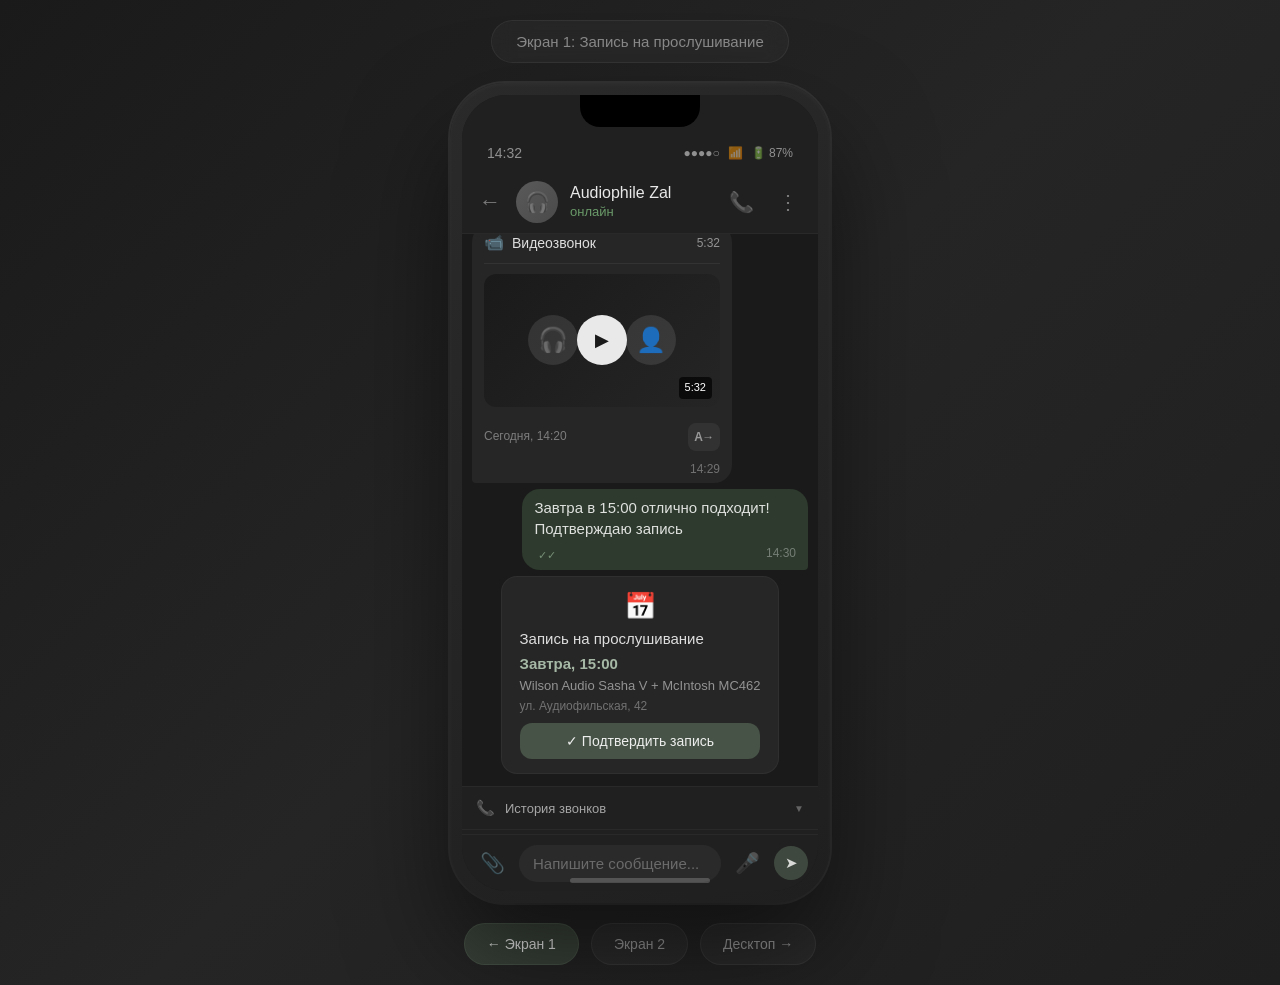
<file: index.html>
<!DOCTYPE html>
<html lang="ru">
<head>
    <meta charset="UTF-8">
    <meta name="viewport" content="width=device-width, initial-scale=1.0">
    <title>Омниканальный Мессенджер - Аудиозал Hi-End</title>
    <link rel="stylesheet" href="css/styles.css">
</head>
<body>
    <div class="prototype-container">
        <div class="screen-label">Экран 1: Запись на прослушивание</div>
        
        <!-- iPhone 16 Frame -->
        <div class="iphone-frame">
            <div class="iphone-notch"></div>
            <div class="iphone-screen">
                <!-- Status Bar -->
                <div class="status-bar">
                    <span class="time">14:32</span>
                    <div class="status-icons">
                        <span class="signal">●●●●○</span>
                        <span class="wifi">📶</span>
                        <span class="battery">🔋 87%</span>
                    </div>
                </div>
                
                <!-- Chat Header -->
                <div class="chat-header">
                    <button class="back-btn" onclick="goToScreen(2)">←</button>
                    <div class="contact-info">
                        <div class="avatar">
                            <div class="avatar-icon">🎧</div>
                        </div>
                        <div class="contact-details">
                            <h2>Audiophile Zal</h2>
                            <span class="status">онлайн</span>
                        </div>
                    </div>
                    <div class="header-actions">
                        <button class="call-btn" onclick="simulateCall('outgoing')">📞</button>
                        <button class="menu-btn">⋮</button>
                    </div>
                </div>
                
                <!-- Chat Messages -->
                <div class="chat-messages" id="chat-messages">
                    <!-- Incoming message -->
                    <div class="message incoming">
                        <div class="message-content">
                            <p>Здравствуйте! Добро пожаловать в Audiophile Zal — премиальный аудиозал для истинных ценителей звука. 🎵</p>
                            <span class="time">14:20</span>
                        </div>
                    </div>
                    
                    <!-- Outgoing message -->
                    <div class="message outgoing">
                        <div class="message-content">
                            <p>Добрый день! Хочу записаться на прослушивание акустических систем</p>
                            <span class="time">14:22</span>
                            <span class="read-status">✓✓</span>
                        </div>
                    </div>
                    
                    <!-- Incoming message -->
                    <div class="message incoming">
                        <div class="message-content">
                            <p>Отлично! У нас представлена техника брендов: McIntosh, Wilson Audio, dCS, Audio Research. Какой бренд вас интересует?</p>
                            <span class="time">14:23</span>
                        </div>
                    </div>
                    
                    <!-- Outgoing message -->
                    <div class="message outgoing">
                        <div class="message-content">
                            <p>Интересует Wilson Audio Sasha V и McIntosh MC462</p>
                            <span class="time">14:25</span>
                            <span class="read-status">✓✓</span>
                        </div>
                    </div>
                    
                    <!-- Voice Message - Telegram Style -->
                    <div class="message incoming voice-message" id="voice-1">
                        <div class="message-content">
                            <!-- Compact Player (initially visible) -->
                            <div class="voice-player" id="player-1">
                                <button class="play-btn" onclick="togglePlay(this)">▶</button>
                                <div class="voice-waveform">
                                    <div class="waveform-bars">
                                        <span></span><span></span><span></span><span></span><span></span>
                                        <span></span><span></span><span></span><span></span><span></span>
                                        <span></span><span></span><span></span><span></span><span></span>
                                    </div>
                                    <span class="duration">1:24</span>
                                </div>
                                <button class="transcribe-btn" onclick="showTranscription(1)" title="Показать транскрибацию">
                                    <span class="transcribe-icon">A→</span>
                                </button>
                            </div>
                            
                            <!-- Loader (hidden by default) -->
                            <div class="transcribe-loader hidden" id="loader-1">
                                <div class="loader-content">
                                    <div class="loader-spinner"></div>
                                    <span class="loader-text">Транскрибация...</span>
                                </div>
                            </div>
                            
                            <!-- Transcription Panel (hidden by default) -->
                            <div class="transcription-panel hidden" id="transcription-1">
                                <div class="transcription-toggle">
                                    <button class="toggle-btn" onclick="switchTab('full', 1, this)">Текст</button>
                                    <button class="toggle-btn active" onclick="switchTab('summary', 1, this)">Резюме</button>
                                </div>
                                <div class="transcription-content hidden" id="full-1">
                                    <p class="transcript-text">
                                        "Прекрасный выбор! Wilson Audio Sasha V — это настоящая жемчужина. Они оснащены 8-дюймовыми вуферами и уникальным твитером с мягким куполом. Усилитель McIntosh MC462 выдаёт 450 Вт на канал в классе AB. Это идеальная комбинация для прослушивания классики и джаза. Могу предложить вам время завтра в 15:00 или послезавтра в 11:00. Сеанс прослушивания длится около полутора часов, у нас будет возможность сравнить разные комбинации усилителей."
                                    </p>
                                </div>
                                <div class="transcription-content" id="summary-1">
                                    <p class="transcript-text summary">
                                        📋 <strong>Резюме:</strong><br>
                                        • Sasha V + MC462 — отличный выбор для классики и джаза<br>
                                        • Предложено: завтра 15:00 или послезавтра 11:00<br>
                                        • Длительность сеанса: ~1.5 часа<br>
                                        • Возможность сравнения усилителей
                                    </p>
                                </div>
                            </div>
                            <span class="time">14:28</span>
                        </div>
                    </div>
                    
                    <!-- Video Call Recording -->
                    <div class="message incoming video-call-message" id="video-1">
                        <div class="message-content">
                            <div class="video-call-header">
                                <span class="video-call-icon">📹</span>
                                <span class="video-call-title">Видеозвонок</span>
                                <span class="video-call-duration">5:32</span>
                            </div>
                            
                            <!-- Video Player -->
                            <div class="video-player-container" id="video-player-1">
                                <div class="video-thumbnail" onclick="playVideo(1)">
                                    <div class="video-preview">
                                        <div class="video-avatar-left">🎧</div>
                                        <div class="video-avatar-right">👤</div>
                                    </div>
                                    <button class="video-play-btn">▶</button>
                                    <span class="video-time">5:32</span>
                                </div>
                                <div class="video-controls">
                                    <span class="video-date">Сегодня, 14:20</span>
                                    <button class="transcribe-btn" onclick="showVideoTranscription(1)" title="Показать транскрибацию">
                                        <span class="transcribe-icon">A→</span>
                                    </button>
                                </div>
                            </div>
                            
                            <!-- Video Modal (hidden by default) -->
                            <div class="video-modal hidden" id="video-modal-1">
                                <div class="video-modal-content">
                                    <div class="video-modal-header">
                                        <span>📹 Запись видеозвонка</span>
                                        <button class="video-close-btn" onclick="closeVideo(1)">✕</button>
                                    </div>
                                    <div class="video-modal-body">
                                        <div class="video-call-visuals">
                                            <div class="video-participant">
                                                <div class="participant-avatar">🎧</div>
                                                <span class="participant-name">Audiophile Zal</span>
                                            </div>
                                            <div class="video-participant">
                                                <div class="participant-avatar">👤</div>
                                                <span class="participant-name">Вы</span>
                                            </div>
                                        </div>
                                        <div class="video-progress">
                                            <div class="video-progress-bar">
                                                <div class="video-progress-fill" style="width: 35%"></div>
                                            </div>
                                            <span class="video-progress-time">1:56 / 5:32</span>
                                        </div>
                                    </div>
                                    <div class="video-modal-controls">
                                        <button class="video-ctrl-btn" onclick="toggleVideoPlay(1)">⏸</button>
                                        <button class="video-ctrl-btn">⏪</button>
                                        <button class="video-ctrl-btn">⏩</button>
                                        <button class="video-ctrl-btn">🔊</button>
                                        <button class="video-ctrl-btn">⛶</button>
                                    </div>
                                </div>
                            </div>
                            
                            <!-- Loader (hidden by default) -->
                            <div class="transcribe-loader hidden" id="video-loader-1">
                                <div class="loader-content">
                                    <div class="loader-spinner"></div>
                                    <span class="loader-text">Транскрибация...</span>
                                </div>
                            </div>
                            
                            <!-- Transcription Panel (hidden by default) -->
                            <div class="transcription-panel hidden" id="video-transcription-1">
                                <div class="transcription-toggle">
                                    <button class="toggle-btn" onclick="switchVideoTab('full', 1, this)">Текст</button>
                                    <button class="toggle-btn active" onclick="switchVideoTab('summary', 1, this)">Резюме</button>
                                </div>
                                <div class="transcription-content hidden" id="video-full-1">
                                    <p class="transcript-text">
                                        <strong>[00:00]</strong> Добрый день! Рады видеть вас на видеозвонке.<br>
                                        <strong>[00:15]</strong> Сегодня обсудим детали вашего визита в аудиозал.<br>
                                        <strong>[00:45]</strong> Wilson Audio Sasha V — наша флагманская модель, уверены, вы оцените звучание.<br>
                                        <strong>[01:30]</strong> Усилитель McIntosh MC462 отлично сочетается с этими колонками, выдаёт чистые 450 Вт.<br>
                                        <strong>[02:15]</strong> Для прослушивания классики и джаза это идеальный тандем.<br>
                                        <strong>[03:00]</strong> Можем предложить слоты: завтра в 15:00 или послезавтра в 11:00.<br>
                                        <strong>[04:20]</strong> Сеанс займёт около полутора часов, будет возможность сравнить разные комбинации.<br>
                                        <strong>[05:00]</strong> Ждём вас, подтверждение пришлите в чат. До встречи!
                                    </p>
                                </div>
                                <div class="transcription-content" id="video-summary-1">
                                    <p class="transcript-text summary">
                                        📋 <strong>Резюме видеозвонка:</strong><br>
                                        • Обсудили детали визита в аудиозал<br>
                                        • Sasha V + MC462 — идеальный тандем для классики/джаза<br>
                                        • Предложено: завтра 15:00 или послезавтра 11:00<br>
                                        • Длительность сеанса: ~1.5 часа<br>
                                        • Сравнение комбинаций усилителей<br>
                                        • Требуется подтверждение в чате
                                    </p>
                                </div>
                            </div>
                            <span class="time">14:29</span>
                        </div>
                    </div>
                    
                    <!-- Outgoing message -->
                    <div class="message outgoing">
                        <div class="message-content">
                            <p>Завтра в 15:00 отлично подходит! Подтверждаю запись</p>
                            <span class="time">14:30</span>
                            <span class="read-status">✓✓</span>
                        </div>
                    </div>
                    
                    <!-- System message -->
                    <div class="message system">
                        <div class="system-content">
                            <span class="calendar-icon">📅</span>
                            <div class="booking-card">
                                <h3>Запись на прослушивание</h3>
                                <p class="booking-date"><strong>Завтра, 15:00</strong></p>
                                <p class="booking-equipment">Wilson Audio Sasha V + McIntosh MC462</p>
                                <p class="booking-address">ул. Аудиофильская, 42</p>
                                <button class="confirm-btn" onclick="confirmBooking()">✓ Подтвердить запись</button>
                            </div>
                        </div>
                    </div>
                </div>
                
                <!-- Call History Panel -->
                <div class="call-history-panel">
                    <div class="panel-header" onclick="toggleCallHistory()">
                        <span class="panel-icon">📞</span>
                        <span>История звонков</span>
                        <span class="toggle-icon" id="call-toggle">▼</span>
                    </div>
                    <div class="call-list" id="call-list">
                        <div class="call-item outgoing">
                            <span class="call-type">📱 Исходящий</span>
                            <span class="call-contact">Audiophile Zal</span>
                            <span class="call-time">Сегодня, 14:25</span>
                            <span class="call-duration">3:42</span>
                        </div>
                        <div class="call-item incoming">
                            <span class="call-type">📲 Входящий</span>
                            <span class="call-contact">Audiophile Zal</span>
                            <span class="call-time">Вчера, 16:30</span>
                            <span class="call-duration">5:18</span>
                        </div>
                        <div class="call-item missed">
                            <span class="call-type">📵 Пропущенный</span>
                            <span class="call-contact">Audiophile Zal</span>
                            <span class="call-time">19 янв, 11:45</span>
                            <span class="call-duration">—</span>
                        </div>
                    </div>
                </div>
                
                <!-- Input Area -->
                <div class="input-area">
                    <button class="attach-btn">📎</button>
                    <input type="text" placeholder="Напишите сообщение..." class="message-input">
                    <button class="voice-btn" onclick="startVoiceRecord()">🎤</button>
                    <button class="send-btn">➤</button>
                </div>
            </div>
            
            <!-- Home Indicator -->
            <div class="home-indicator"></div>
        </div>
        
        <!-- Navigation -->
        <div class="navigation">
            <button class="nav-btn active" onclick="goToScreen(1)">← Экран 1</button>
            <button class="nav-btn" onclick="goToScreen(2)">Экран 2</button>
            <button class="nav-btn" onclick="goToScreen(3)">Десктоп →</button>
        </div>
    </div>
    
    <script src="js/app.js"></script>
</body>
</html>
</file>
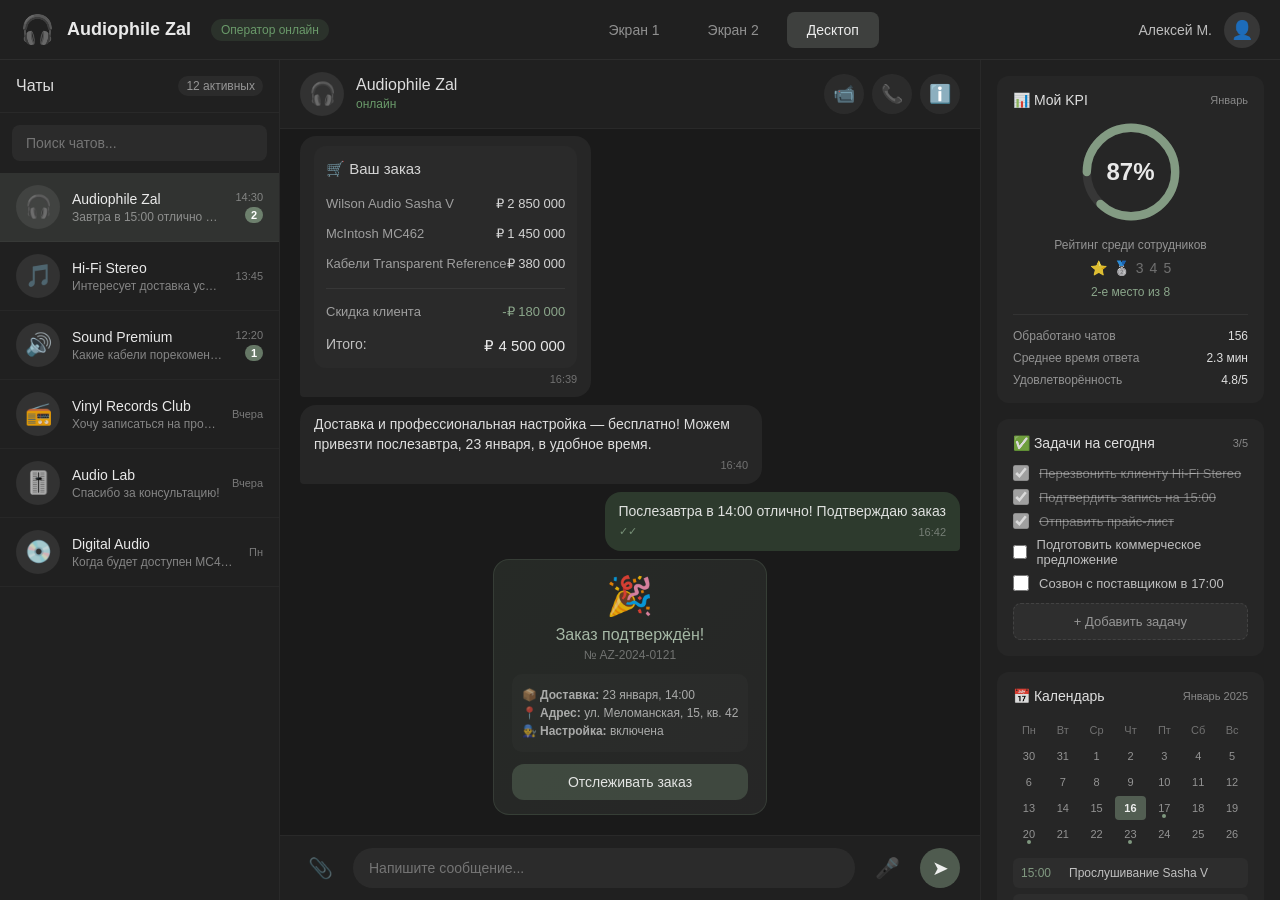
<file: desktop.html>
<!DOCTYPE html>
<html lang="ru">
<head>
    <meta charset="UTF-8">
    <meta name="viewport" content="width=device-width, initial-scale=1.0">
    <title>Десктоп - Омниканальный Мессенджер</title>
    <link rel="stylesheet" href="css/desktop.css">
</head>
<body>
    <div class="desktop-container">
        <!-- Top Navigation -->
        <nav class="top-nav">
            <div class="nav-brand">
                <span class="brand-icon">🎧</span>
                <span class="brand-text">Audiophile Zal</span>
                <span class="brand-status">Оператор онлайн</span>
            </div>
            <div class="nav-tabs">
                <button class="nav-tab" onclick="goToScreen(1)">Экран 1</button>
                <button class="nav-tab" onclick="goToScreen(2)">Экран 2</button>
                <button class="nav-tab active">Десктоп</button>
            </div>
            <div class="nav-user">
                <span class="user-name">Алексей М.</span>
                <div class="user-avatar">👤</div>
            </div>
        </nav>

        <!-- Main Content -->
        <div class="main-content">
            <!-- Left Sidebar - Chat List -->
            <aside class="sidebar-left">
                <div class="sidebar-header">
                    <h3>Чаты</h3>
                    <span class="chat-count">12 активных</span>
                </div>
                <div class="search-box">
                    <input type="text" placeholder="Поиск чатов...">
                </div>
                <div class="chat-list">
                    <div class="chat-item active" onclick="selectChat(this)">
                        <div class="chat-avatar">🎧</div>
                        <div class="chat-info">
                            <span class="chat-name">Audiophile Zal</span>
                            <span class="chat-preview">Завтра в 15:00 отлично подходит...</span>
                        </div>
                        <div class="chat-meta">
                            <span class="chat-time">14:30</span>
                            <span class="chat-unread">2</span>
                        </div>
                    </div>
                    <div class="chat-item" onclick="selectChat(this)">
                        <div class="chat-avatar">🎵</div>
                        <div class="chat-info">
                            <span class="chat-name">Hi-Fi Stereo</span>
                            <span class="chat-preview">Интересует доставка усилителя...</span>
                        </div>
                        <div class="chat-meta">
                            <span class="chat-time">13:45</span>
                        </div>
                    </div>
                    <div class="chat-item" onclick="selectChat(this)">
                        <div class="chat-avatar">🔊</div>
                        <div class="chat-info">
                            <span class="chat-name">Sound Premium</span>
                            <span class="chat-preview">Какие кабели порекомендуете?</span>
                        </div>
                        <div class="chat-meta">
                            <span class="chat-time">12:20</span>
                            <span class="chat-unread">1</span>
                        </div>
                    </div>
                    <div class="chat-item" onclick="selectChat(this)">
                        <div class="chat-avatar">📻</div>
                        <div class="chat-info">
                            <span class="chat-name">Vinyl Records Club</span>
                            <span class="chat-preview">Хочу записаться на прослушивание...</span>
                        </div>
                        <div class="chat-meta">
                            <span class="chat-time">Вчера</span>
                        </div>
                    </div>
                    <div class="chat-item" onclick="selectChat(this)">
                        <div class="chat-avatar">🎚️</div>
                        <div class="chat-info">
                            <span class="chat-name">Audio Lab</span>
                            <span class="chat-preview">Спасибо за консультацию!</span>
                        </div>
                        <div class="chat-meta">
                            <span class="chat-time">Вчера</span>
                        </div>
                    </div>
                    <div class="chat-item" onclick="selectChat(this)">
                        <div class="chat-avatar">💿</div>
                        <div class="chat-info">
                            <span class="chat-name">Digital Audio</span>
                            <span class="chat-preview">Когда будет доступен MC462?</span>
                        </div>
                        <div class="chat-meta">
                            <span class="chat-time">Пн</span>
                        </div>
                    </div>
                </div>
            </aside>

            <!-- Center - Chat Area -->
            <main class="chat-area">
                <div class="chat-header">
                    <div class="chat-contact">
                        <div class="contact-avatar">🎧</div>
                        <div class="contact-info">
                            <h2>Audiophile Zal</h2>
                            <span class="contact-status">онлайн</span>
                        </div>
                    </div>
                    <div class="chat-actions">
                        <button class="action-btn" onclick="startVideoCall()" title="Видеозвонок">📹</button>
                        <button class="action-btn" title="Голосовой звонок">📞</button>
                        <button class="action-btn" title="Информация">ℹ️</button>
                    </div>
                </div>

                <div class="chat-messages" id="chat-messages">
                    <!-- ========== ЭКРАН 1: Запись на прослушивание ========== -->
                    
                    <!-- Incoming message -->
                    <div class="message incoming">
                        <div class="message-content">
                            <p>Здравствуйте! Добро пожаловать в Audiophile Zal — премиальный аудиозал для истинных ценителей звука. 🎵</p>
                            <span class="time">14:20</span>
                        </div>
                    </div>

                    <div class="message outgoing">
                        <div class="message-content">
                            <p>Добрый день! Хочу записаться на прослушивание акустических систем</p>
                            <span class="time">14:22</span>
                            <span class="read-status">✓✓</span>
                        </div>
                    </div>

                    <div class="message incoming">
                        <div class="message-content">
                            <p>Отлично! У нас представлена техника брендов: McIntosh, Wilson Audio, dCS, Audio Research. Какой бренд вас интересует?</p>
                            <span class="time">14:23</span>
                        </div>
                    </div>

                    <div class="message outgoing">
                        <div class="message-content">
                            <p>Интересует Wilson Audio Sasha V и McIntosh MC462</p>
                            <span class="time">14:25</span>
                            <span class="read-status">✓✓</span>
                        </div>
                    </div>

                    <!-- Voice Message - Incoming -->
                    <div class="message incoming voice-message" id="voice-1">
                        <div class="message-content">
                            <div class="voice-player" id="player-1">
                                <button class="play-btn" onclick="togglePlay(this)">▶</button>
                                <div class="voice-waveform">
                                    <div class="waveform-bars">
                                        <span></span><span></span><span></span><span></span><span></span>
                                        <span></span><span></span><span></span><span></span><span></span>
                                        <span></span><span></span><span></span><span></span><span></span>
                                    </div>
                                    <span class="duration">1:24</span>
                                </div>
                                <button class="transcribe-btn" onclick="showTranscription(1)" title="Показать транскрибацию">
                                    <span class="transcribe-icon">A→</span>
                                </button>
                            </div>
                            <div class="transcribe-loader hidden" id="loader-1">
                                <div class="loader-content">
                                    <div class="loader-spinner"></div>
                                    <span class="loader-text">Транскрибация...</span>
                                </div>
                            </div>
                            <div class="transcription-panel hidden" id="transcription-1">
                                <div class="transcription-toggle">
                                    <button class="toggle-btn" onclick="switchTab('full', 1, this)">Текст</button>
                                    <button class="toggle-btn active" onclick="switchTab('summary', 1, this)">Резюме</button>
                                </div>
                                <div class="transcription-content hidden" id="full-1">
                                    <p class="transcript-text">
                                        "Прекрасный выбор! Wilson Audio Sasha V — это настоящая жемчужина. Они оснащены 8-дюймовыми вуферами и уникальным твитером с мягким куполом. Усилитель McIntosh MC462 выдаёт 450 Вт на канал в классе AB. Это идеальная комбинация для прослушивания классики и джаза. Могу предложить вам время завтра в 15:00 или послезавтра в 11:00. Сеанс прослушивания длится около полутора часов, у нас будет возможность сравнить разные комбинации усилителей."
                                    </p>
                                </div>
                                <div class="transcription-content" id="summary-1">
                                    <p class="transcript-text summary">
                                        📋 <strong>Резюме:</strong><br>
                                        • Sasha V + MC462 — отличный выбор для классики и джаза<br>
                                        • Предложено: завтра 15:00 или послезавтра 11:00<br>
                                        • Длительность сеанса: ~1.5 часа<br>
                                        • Возможность сравнения усилителей
                                    </p>
                                </div>
                            </div>
                            <span class="time">14:28</span>
                        </div>
                    </div>

                    <!-- Video Call Recording -->
                    <div class="message incoming video-call-message" id="video-1">
                        <div class="message-content">
                            <div class="video-call-header">
                                <span class="video-call-icon">📹</span>
                                <span class="video-call-title">Видеозвонок</span>
                                <span class="video-call-duration">5:32</span>
                            </div>
                            <div class="video-player-container" id="video-player-1">
                                <div class="video-thumbnail" onclick="playVideo(1)">
                                    <div class="video-preview">
                                        <div class="video-avatar-left">🎧</div>
                                        <div class="video-avatar-right">👤</div>
                                    </div>
                                    <button class="video-play-btn">▶</button>
                                    <span class="video-time">5:32</span>
                                </div>
                                <div class="video-controls">
                                    <span class="video-date">Сегодня, 14:20</span>
                                    <button class="transcribe-btn" onclick="showVideoTranscription(1)" title="Показать транскрибацию">
                                        <span class="transcribe-icon">A→</span>
                                    </button>
                                </div>
                            </div>
                            <div class="video-modal hidden" id="video-modal-1">
                                <div class="video-modal-content">
                                    <div class="video-modal-header">
                                        <span>📹 Запись видеозвонка</span>
                                        <button class="video-close-btn" onclick="closeVideo(1)">✕</button>
                                    </div>
                                    <div class="video-modal-body">
                                        <div class="video-call-visuals">
                                            <div class="video-participant">
                                                <div class="participant-avatar">🎧</div>
                                                <span class="participant-name">Audiophile Zal</span>
                                            </div>
                                            <div class="video-participant">
                                                <div class="participant-avatar">👤</div>
                                                <span class="participant-name">Вы</span>
                                            </div>
                                        </div>
                                        <div class="video-progress">
                                            <div class="video-progress-bar">
                                                <div class="video-progress-fill" style="width: 35%"></div>
                                            </div>
                                            <span class="video-progress-time">1:56 / 5:32</span>
                                        </div>
                                    </div>
                                    <div class="video-modal-controls">
                                        <button class="video-ctrl-btn" onclick="toggleVideoPlay(1)">⏸</button>
                                        <button class="video-ctrl-btn">⏪</button>
                                        <button class="video-ctrl-btn">⏩</button>
                                        <button class="video-ctrl-btn">🔊</button>
                                        <button class="video-ctrl-btn">⛶</button>
                                    </div>
                                </div>
                            </div>
                            <div class="transcribe-loader hidden" id="video-loader-1">
                                <div class="loader-content">
                                    <div class="loader-spinner"></div>
                                    <span class="loader-text">Транскрибация...</span>
                                </div>
                            </div>
                            <div class="transcription-panel hidden" id="video-transcription-1">
                                <div class="transcription-toggle">
                                    <button class="toggle-btn" onclick="switchVideoTab('full', 1, this)">Текст</button>
                                    <button class="toggle-btn active" onclick="switchVideoTab('summary', 1, this)">Резюме</button>
                                </div>
                                <div class="transcription-content hidden" id="video-full-1">
                                    <p class="transcript-text">
                                        <strong>[00:00]</strong> Добрый день! Рады видеть вас на видеозвонке.<br>
                                        <strong>[00:15]</strong> Сегодня обсудим детали вашего визита в аудиозал.<br>
                                        <strong>[00:45]</strong> Wilson Audio Sasha V — наша флагманская модель, уверены, вы оцените звучание.<br>
                                        <strong>[01:30]</strong> Усилитель McIntosh MC462 отлично сочетается с этими колонками, выдаёт чистые 450 Вт.<br>
                                        <strong>[02:15]</strong> Для прослушивания классики и джаза это идеальный тандем.<br>
                                        <strong>[03:00]</strong> Можем предложить слоты: завтра в 15:00 или послезавтра в 11:00.<br>
                                        <strong>[04:20]</strong> Сеанс займёт около полутора часов, будет возможность сравнить разные комбинации.<br>
                                        <strong>[05:00]</strong> Ждём вас, подтверждение пришлите в чат. До встречи!
                                    </p>
                                </div>
                                <div class="transcription-content" id="video-summary-1">
                                    <p class="transcript-text summary">
                                        📋 <strong>Резюме видеозвонка:</strong><br>
                                        • Обсудили детали визита в аудиозал<br>
                                        • Sasha V + MC462 — идеальный тандем для классики/джаза<br>
                                        • Предложено: завтра 15:00 или послезавтра 11:00<br>
                                        • Длительность сеанса: ~1.5 часа<br>
                                        • Сравнение комбинаций усилителей<br>
                                        • Требуется подтверждение в чате
                                    </p>
                                </div>
                            </div>
                            <span class="time">14:29</span>
                        </div>
                    </div>

                    <div class="message outgoing">
                        <div class="message-content">
                            <p>Завтра в 15:00 отлично подходит! Подтверждаю запись</p>
                            <span class="time">14:30</span>
                            <span class="read-status">✓✓</span>
                        </div>
                    </div>

                    <!-- System message - Booking -->
                    <div class="message system">
                        <div class="system-content">
                            <span class="calendar-icon">📅</span>
                            <div class="booking-card">
                                <h3>Запись на прослушивание</h3>
                                <p class="booking-date"><strong>Завтра, 15:00</strong></p>
                                <p class="booking-equipment">Wilson Audio Sasha V + McIntosh MC462</p>
                                <p class="booking-address">ул. Аудиофильская, 42</p>
                                <button class="confirm-btn" onclick="confirmBooking()">✓ Подтвердить запись</button>
                            </div>
                        </div>
                    </div>

                    <!-- ========== ЭКРАН 2: Покупка после прослушивания ========== -->
                    
                    <!-- System message - Session completed -->
                    <div class="message system">
                        <div class="system-content session-complete">
                            <span class="session-icon">✨</span>
                            <p>Сеанс прослушивания завершён</p>
                            <span class="session-time">Сегодня, 16:30</span>
                        </div>
                    </div>

                    <div class="message incoming">
                        <div class="message-content">
                            <p>Как вам звучание Wilson Audio Sasha V с McIntosh MC462? Это именно то, что вы искали?</p>
                            <span class="time">16:32</span>
                        </div>
                    </div>

                    <div class="message outgoing">
                        <div class="message-content">
                            <p>Потрясающе! Звук просто магический. Беру!</p>
                            <span class="time">16:33</span>
                            <span class="read-status">✓✓</span>
                        </div>
                    </div>

                    <!-- Voice Message - Outgoing -->
                    <div class="message outgoing voice-message" id="voice-2">
                        <div class="message-content">
                            <div class="voice-player" id="player-2">
                                <button class="play-btn" onclick="togglePlay(this)">▶</button>
                                <div class="voice-waveform">
                                    <div class="waveform-bars">
                                        <span></span><span></span><span></span><span></span><span></span>
                                        <span></span><span></span><span></span><span></span><span></span>
                                        <span></span><span></span><span></span><span></span><span></span>
                                    </div>
                                    <span class="duration">0:58</span>
                                </div>
                                <button class="transcribe-btn" onclick="showTranscription(2)" title="Показать транскрибацию">
                                    <span class="transcribe-icon">A→</span>
                                </button>
                            </div>
                            <div class="transcribe-loader hidden" id="loader-2">
                                <div class="loader-content">
                                    <div class="loader-spinner"></div>
                                    <span class="loader-text">Транскрибация...</span>
                                </div>
                            </div>
                            <div class="transcription-panel hidden" id="transcription-2">
                                <div class="transcription-toggle">
                                    <button class="toggle-btn" onclick="switchTab('full', 2, this)">Текст</button>
                                    <button class="toggle-btn active" onclick="switchTab('summary', 2, this)">Резюме</button>
                                </div>
                                <div class="transcription-content hidden" id="full-2">
                                    <p class="transcript-text">
                                        "Я в полном восторге от прослушивания! Сочетание Sasha V и MC462 превзошло все мои ожидания. Низкие частоты глубокие и контролируемые, средние — бархатистые, а высокие — кристально чистые без резкости. Хотел бы оформить покупку обоих компонентов. Также интересует возможность доставки и настройки системы у меня дома. У меня комната около 40 квадратных метров, есть специальные акустические панели. Когда сможете организовать доставку?"
                                    </p>
                                </div>
                                <div class="transcription-content" id="summary-2">
                                    <p class="transcript-text summary">
                                        📋 <strong>Резюме:</strong><br>
                                        • Восторг от звучания Sasha V + MC462<br>
                                        • Оформить покупку обоих компонентов<br>
                                        • Нужна доставка и настройка дома<br>
                                        • Комната 40 м² с акустической подготовкой<br>
                                        • Вопрос о сроках доставки
                                    </p>
                                </div>
                            </div>
                            <span class="time">16:35</span>
                            <span class="read-status">✓✓</span>
                        </div>
                    </div>

                    <div class="message incoming">
                        <div class="message-content">
                            <p>Отлично! Подготовил коммерческое предложение:</p>
                            <span class="time">16:38</span>
                        </div>
                    </div>

                    <!-- Order Card -->
                    <div class="message incoming order-card">
                        <div class="message-content">
                            <div class="order-details">
                                <h3>🛒 Ваш заказ</h3>
                                <div class="order-item">
                                    <span class="item-name">Wilson Audio Sasha V</span>
                                    <span class="item-price">₽ 2 850 000</span>
                                </div>
                                <div class="order-item">
                                    <span class="item-name">McIntosh MC462</span>
                                    <span class="item-price">₽ 1 450 000</span>
                                </div>
                                <div class="order-item">
                                    <span class="item-name">Кабели Transparent Reference</span>
                                    <span class="item-price">₽ 380 000</span>
                                </div>
                                <div class="order-divider"></div>
                                <div class="order-item discount">
                                    <span class="item-name">Скидка клиента</span>
                                    <span class="item-price">-₽ 180 000</span>
                                </div>
                                <div class="order-total">
                                    <span>Итого:</span>
                                    <span class="total-price">₽ 4 500 000</span>
                                </div>
                            </div>
                            <span class="time">16:39</span>
                        </div>
                    </div>

                    <div class="message incoming">
                        <div class="message-content">
                            <p>Доставка и профессиональная настройка — бесплатно! Можем привезти послезавтра, 23 января, в удобное время.</p>
                            <span class="time">16:40</span>
                        </div>
                    </div>

                    <div class="message outgoing">
                        <div class="message-content">
                            <p>Послезавтра в 14:00 отлично! Подтверждаю заказ</p>
                            <span class="time">16:42</span>
                            <span class="read-status">✓✓</span>
                        </div>
                    </div>

                    <!-- Final confirmation card -->
                    <div class="message system">
                        <div class="system-content confirmation">
                            <div class="confirmation-icon">🎉</div>
                            <h3>Заказ подтверждён!</h3>
                            <p class="order-number">№ AZ-2024-0121</p>
                            <div class="delivery-info">
                                <p><strong>📦 Доставка:</strong> 23 января, 14:00</p>
                                <p><strong>📍 Адрес:</strong> ул. Меломанская, 15, кв. 42</p>
                                <p><strong>👨‍🔧 Настройка:</strong> включена</p>
                            </div>
                            <button class="track-btn">Отслеживать заказ</button>
                        </div>
                    </div>
                </div>

                <div class="chat-input">
                    <button class="attach-btn">📎</button>
                    <input type="text" placeholder="Напишите сообщение..." class="message-input">
                    <button class="voice-btn">🎤</button>
                    <button class="send-btn">➤</button>
                </div>
            </main>

            <!-- Right Sidebar - Widgets -->
            <aside class="sidebar-right">
                <!-- KPI Widget -->
                <div class="widget kpi-widget">
                    <div class="widget-header">
                        <h4>📊 Мой KPI</h4>
                        <span class="period">Январь</span>
                    </div>
                    <div class="kpi-progress">
                        <div class="kpi-circle">
                            <svg viewBox="0 0 36 36">
                                <path class="kpi-bg" d="M18 2.0845 a 15.9155 15.9155 0 0 1 0 31.831 a 15.9155 15.9155 0 0 1 0 -31.831"/>
                                <path class="kpi-fill" stroke-dasharray="87, 100" d="M18 2.0845 a 15.9155 15.9155 0 0 1 0 31.831 a 15.9155 15.9155 0 0 1 0 -31.831"/>
                            </svg>
                            <span class="kpi-percent">87%</span>
                        </div>
                    </div>
                    <div class="kpi-rating">
                        <span class="rating-label">Рейтинг среди сотрудников</span>
                        <div class="rating-stars">
                            <span class="star active">⭐</span>
                            <span class="star active">🥈</span>
                            <span class="star">3</span>
                            <span class="star">4</span>
                            <span class="star">5</span>
                        </div>
                        <span class="rating-position">2-е место из 8</span>
                    </div>
                    <div class="kpi-details">
                        <div class="kpi-item">
                            <span class="kpi-name">Обработано чатов</span>
                            <span class="kpi-value">156</span>
                        </div>
                        <div class="kpi-item">
                            <span class="kpi-name">Среднее время ответа</span>
                            <span class="kpi-value">2.3 мин</span>
                        </div>
                        <div class="kpi-item">
                            <span class="kpi-name">Удовлетворённость</span>
                            <span class="kpi-value">4.8/5</span>
                        </div>
                    </div>
                </div>

                <!-- Tasks Widget -->
                <div class="widget tasks-widget">
                    <div class="widget-header">
                        <h4>✅ Задачи на сегодня</h4>
                        <span class="task-count">3/5</span>
                    </div>
                    <div class="task-list">
                        <div class="task-item completed">
                            <input type="checkbox" checked disabled>
                            <span>Перезвонить клиенту Hi-Fi Stereo</span>
                        </div>
                        <div class="task-item completed">
                            <input type="checkbox" checked disabled>
                            <span>Подтвердить запись на 15:00</span>
                        </div>
                        <div class="task-item completed">
                            <input type="checkbox" checked disabled>
                            <span>Отправить прайс-лист</span>
                        </div>
                        <div class="task-item">
                            <input type="checkbox">
                            <span>Подготовить коммерческое предложение</span>
                        </div>
                        <div class="task-item">
                            <input type="checkbox">
                            <span>Созвон с поставщиком в 17:00</span>
                        </div>
                    </div>
                    <button class="add-task-btn">+ Добавить задачу</button>
                </div>

                <!-- Calendar Widget -->
                <div class="widget calendar-widget">
                    <div class="widget-header">
                        <h4>📅 Календарь</h4>
                        <span class="calendar-date">Январь 2025</span>
                    </div>
                    <div class="calendar-grid">
                        <div class="calendar-day header">Пн</div>
                        <div class="calendar-day header">Вт</div>
                        <div class="calendar-day header">Ср</div>
                        <div class="calendar-day header">Чт</div>
                        <div class="calendar-day header">Пт</div>
                        <div class="calendar-day header">Сб</div>
                        <div class="calendar-day header">Вс</div>
                        <div class="calendar-day">30</div>
                        <div class="calendar-day">31</div>
                        <div class="calendar-day">1</div>
                        <div class="calendar-day">2</div>
                        <div class="calendar-day">3</div>
                        <div class="calendar-day">4</div>
                        <div class="calendar-day">5</div>
                        <div class="calendar-day">6</div>
                        <div class="calendar-day">7</div>
                        <div class="calendar-day">8</div>
                        <div class="calendar-day">9</div>
                        <div class="calendar-day">10</div>
                        <div class="calendar-day">11</div>
                        <div class="calendar-day">12</div>
                        <div class="calendar-day">13</div>
                        <div class="calendar-day">14</div>
                        <div class="calendar-day">15</div>
                        <div class="calendar-day today">16</div>
                        <div class="calendar-day has-event">17</div>
                        <div class="calendar-day">18</div>
                        <div class="calendar-day">19</div>
                        <div class="calendar-day has-event">20</div>
                        <div class="calendar-day">21</div>
                        <div class="calendar-day">22</div>
                        <div class="calendar-day has-event">23</div>
                        <div class="calendar-day">24</div>
                        <div class="calendar-day">25</div>
                        <div class="calendar-day">26</div>
                    </div>
                    <div class="calendar-events">
                        <div class="event-item">
                            <span class="event-time">15:00</span>
                            <span class="event-title">Прослушивание Sasha V</span>
                        </div>
                        <div class="event-item">
                            <span class="event-time">17:00</span>
                            <span class="event-title">Созвон с поставщиком</span>
                        </div>
                    </div>
                </div>

                <!-- Quick Video Call Widget -->
                <div class="widget video-widget">
                    <div class="widget-header">
                        <h4>📹 Видеозвонок</h4>
                    </div>
                    <div class="video-quick-actions">
                        <button class="quick-video-btn" onclick="startVideoCall()">
                            <span class="btn-icon">📹</span>
                            <span class="btn-text">Начать видеозвонок</span>
                        </button>
                        <button class="quick-video-btn secondary">
                            <span class="btn-icon">📅</span>
                            <span class="btn-text">Запланировать встречу</span>
                        </button>
                    </div>
                    <div class="recent-calls">
                        <span class="recent-label">Недавние звонки:</span>
                        <div class="recent-call-item">
                            <span class="call-avatar">🎧</span>
                            <span class="call-name">Audiophile Zal</span>
                            <span class="call-when">Сегодня, 14:20</span>
                        </div>
                    </div>
                </div>
            </aside>
        </div>
    </div>

    <!-- Video Call Modal -->
    <div class="video-call-modal hidden" id="videoCallModal">
        <div class="video-call-content">
            <div class="video-call-header">
                <span>📹 Видеозвонок</span>
                <button class="close-video-btn" onclick="closeVideoCallModal()">✕</button>
            </div>
            <div class="video-call-body">
                <div class="video-participants">
                    <div class="video-participant-large">
                        <div class="participant-avatar-large">🎧</div>
                        <span class="participant-name-large">Audiophile Zal</span>
                    </div>
                    <div class="video-participant-small">
                        <div class="participant-avatar-small">👤</div>
                    </div>
                </div>
                <div class="video-call-status">
                    <span class="status-text">Вызов...</span>
                </div>
            </div>
            <div class="video-call-controls">
                <button class="video-control-btn">🎤</button>
                <button class="video-control-btn">📹</button>
                <button class="video-control-btn end" onclick="closeVideoCallModal()">📵</button>
                <button class="video-control-btn">🖥️</button>
                <button class="video-control-btn">⚙️</button>
            </div>
        </div>
    </div>

    <script src="js/desktop.js"></script>
</body>
</html>
</file>
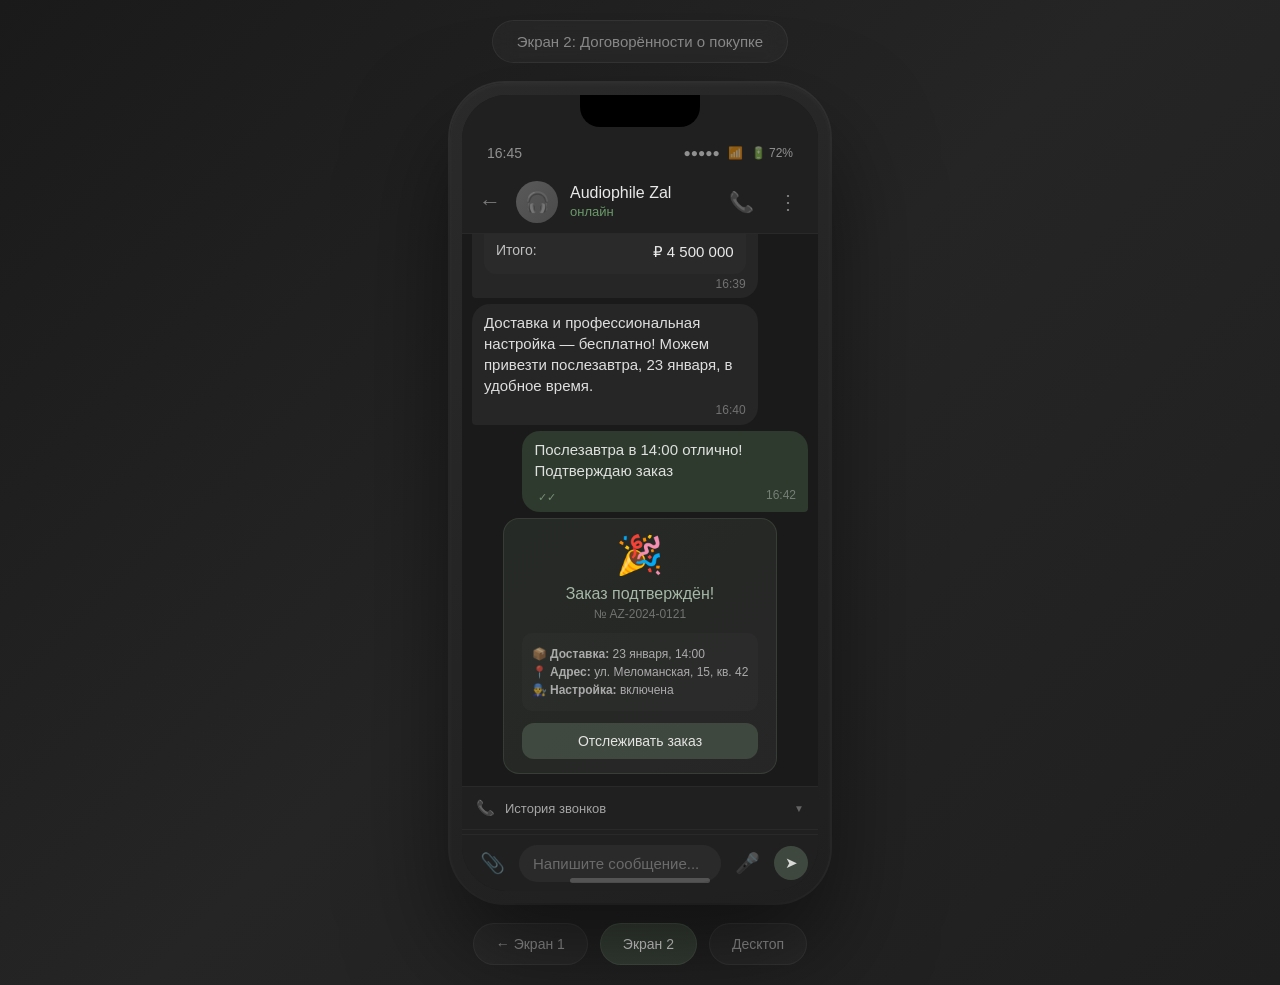
<file: screen2.html>
<!DOCTYPE html>
<html lang="ru">
<head>
    <meta charset="UTF-8">
    <meta name="viewport" content="width=device-width, initial-scale=1.0">
    <title>Омниканальный Мессенджер - Покупка Hi-End</title>
    <link rel="stylesheet" href="css/styles.css">
</head>
<body>
    <div class="prototype-container">
        <div class="screen-label">Экран 2: Договорённости о покупке</div>
        
        <!-- iPhone 16 Frame -->
        <div class="iphone-frame">
            <div class="iphone-notch"></div>
            <div class="iphone-screen">
                <!-- Status Bar -->
                <div class="status-bar">
                    <span class="time">16:45</span>
                    <div class="status-icons">
                        <span class="signal">●●●●●</span>
                        <span class="wifi">📶</span>
                        <span class="battery">🔋 72%</span>
                    </div>
                </div>
                
                <!-- Chat Header -->
                <div class="chat-header">
                    <button class="back-btn" onclick="goToScreen(1)">←</button>
                    <div class="contact-info">
                        <div class="avatar">
                            <div class="avatar-icon">🎧</div>
                        </div>
                        <div class="contact-details">
                            <h2>Audiophile Zal</h2>
                            <span class="status">онлайн</span>
                        </div>
                    </div>
                    <div class="header-actions">
                        <button class="call-btn" onclick="simulateCall('outgoing')">📞</button>
                        <button class="menu-btn">⋮</button>
                    </div>
                </div>
                
                <!-- Chat Messages -->
                <div class="chat-messages" id="chat-messages">
                    <!-- System message - Session completed -->
                    <div class="message system">
                        <div class="system-content session-complete">
                            <span class="session-icon">✨</span>
                            <p>Сеанс прослушивания завершён</p>
                            <span class="session-time">Сегодня, 16:30</span>
                        </div>
                    </div>
                    
                    <!-- Incoming message -->
                    <div class="message incoming">
                        <div class="message-content">
                            <p>Как вам звучание Wilson Audio Sasha V с McIntosh MC462? Это именно то, что вы искали?</p>
                            <span class="time">16:32</span>
                        </div>
                    </div>
                    
                    <!-- Outgoing message -->
                    <div class="message outgoing">
                        <div class="message-content">
                            <p>Потрясающе! Звук просто магический. Беру!</p>
                            <span class="time">16:33</span>
                            <span class="read-status">✓✓</span>
                        </div>
                    </div>
                    
                    <!-- Voice Message - Telegram Style -->
                    <div class="message outgoing voice-message" id="voice-2">
                        <div class="message-content">
                            <!-- Compact Player (initially visible) -->
                            <div class="voice-player" id="player-2">
                                <button class="play-btn" onclick="togglePlay(this)">▶</button>
                                <div class="voice-waveform">
                                    <div class="waveform-bars">
                                        <span></span><span></span><span></span><span></span><span></span>
                                        <span></span><span></span><span></span><span></span><span></span>
                                        <span></span><span></span><span></span><span></span><span></span>
                                    </div>
                                    <span class="duration">0:58</span>
                                </div>
                                <button class="transcribe-btn" onclick="showTranscription(2)" title="Показать транскрибацию">
                                    <span class="transcribe-icon">A→</span>
                                </button>
                            </div>
                            
                            <!-- Loader (hidden by default) -->
                            <div class="transcribe-loader hidden" id="loader-2">
                                <div class="loader-content">
                                    <div class="loader-spinner"></div>
                                    <span class="loader-text">Транскрибация...</span>
                                </div>
                            </div>
                            
                            <!-- Transcription Panel (hidden by default) -->
                            <div class="transcription-panel hidden" id="transcription-2">
                                <div class="transcription-toggle">
                                    <button class="toggle-btn" onclick="switchTab('full', 2, this)">Текст</button>
                                    <button class="toggle-btn active" onclick="switchTab('summary', 2, this)">Резюме</button>
                                </div>
                                <div class="transcription-content hidden" id="full-2">
                                    <p class="transcript-text">
                                        "Я в полном восторге от прослушивания! Сочетание Sasha V и MC462 превзошло все мои ожидания. Низкие частоты глубокие и контролируемые, средние — бархатистые, а высокие — кристально чистые без резкости. Хотел бы оформить покупку обоих компонентов. Также интересует возможность доставки и настройки системы у меня дома. У меня комната около 40 квадратных метров, есть специальные акустические панели. Когда сможете организовать доставку?"
                                    </p>
                                </div>
                                <div class="transcription-content" id="summary-2">
                                    <p class="transcript-text summary">
                                        📋 <strong>Резюме:</strong><br>
                                        • Восторг от звучания Sasha V + MC462<br>
                                        • Оформить покупку обоих компонентов<br>
                                        • Нужна доставка и настройка дома<br>
                                        • Комната 40 м² с акустической подготовкой<br>
                                        • Вопрос о сроках доставки
                                    </p>
                                </div>
                            </div>
                            <span class="time">16:35</span>
                            <span class="read-status">✓✓</span>
                        </div>
                    </div>
                    
                    <!-- Incoming message - Price quote -->
                    <div class="message incoming">
                        <div class="message-content">
                            <p>Отлично! Подготовил коммерческое предложение:</p>
                            <span class="time">16:38</span>
                        </div>
                    </div>
                    
                    <!-- Order Card -->
                    <div class="message incoming order-card">
                        <div class="message-content">
                            <div class="order-details">
                                <h3>🛒 Ваш заказ</h3>
                                <div class="order-item">
                                    <span class="item-name">Wilson Audio Sasha V</span>
                                    <span class="item-price">₽ 2 850 000</span>
                                </div>
                                <div class="order-item">
                                    <span class="item-name">McIntosh MC462</span>
                                    <span class="item-price">₽ 1 450 000</span>
                                </div>
                                <div class="order-item">
                                    <span class="item-name">Кабели Transparent Reference</span>
                                    <span class="item-price">₽ 380 000</span>
                                </div>
                                <div class="order-divider"></div>
                                <div class="order-item discount">
                                    <span class="item-name">Скидка клиента</span>
                                    <span class="item-price">-₽ 180 000</span>
                                </div>
                                <div class="order-total">
                                    <span>Итого:</span>
                                    <span class="total-price">₽ 4 500 000</span>
                                </div>
                            </div>
                            <span class="time">16:39</span>
                        </div>
                    </div>
                    
                    <!-- Incoming message -->
                    <div class="message incoming">
                        <div class="message-content">
                            <p>Доставка и профессиональная настройка — бесплатно! Можем привезти послезавтра, 23 января, в удобное время.</p>
                            <span class="time">16:40</span>
                        </div>
                    </div>
                    
                    <!-- Outgoing message -->
                    <div class="message outgoing">
                        <div class="message-content">
                            <p>Послезавтра в 14:00 отлично! Подтверждаю заказ</p>
                            <span class="time">16:42</span>
                            <span class="read-status">✓✓</span>
                        </div>
                    </div>
                    
                    <!-- Final confirmation card -->
                    <div class="message system">
                        <div class="system-content confirmation">
                            <div class="confirmation-icon">🎉</div>
                            <h3>Заказ подтверждён!</h3>
                            <p class="order-number">№ AZ-2024-0121</p>
                            <div class="delivery-info">
                                <p><strong>📦 Доставка:</strong> 23 января, 14:00</p>
                                <p><strong>📍 Адрес:</strong> ул. Меломанская, 15, кв. 42</p>
                                <p><strong>👨‍🔧 Настройка:</strong> включена</p>
                            </div>
                            <button class="track-btn">Отслеживать заказ</button>
                        </div>
                    </div>
                </div>
                
                <!-- Call History Panel -->
                <div class="call-history-panel">
                    <div class="panel-header" onclick="toggleCallHistory()">
                        <span class="panel-icon">📞</span>
                        <span>История звонков</span>
                        <span class="toggle-icon" id="call-toggle">▼</span>
                    </div>
                    <div class="call-list" id="call-list">
                        <div class="call-item incoming">
                            <span class="call-type">📲 Входящий</span>
                            <span class="call-contact">Audiophile Zal</span>
                            <span class="call-time">Сегодня, 16:50</span>
                            <span class="call-duration">2:15</span>
                        </div>
                        <div class="call-item outgoing">
                            <span class="call-type">📱 Исходящий</span>
                            <span class="call-contact">Audiophile Zal</span>
                            <span class="call-time">Сегодня, 15:45</span>
                            <span class="call-duration">1:30</span>
                        </div>
                        <div class="call-item incoming">
                            <span class="call-type">📲 Входящий</span>
                            <span class="call-contact">Audiophile Zal</span>
                            <span class="call-time">Сегодня, 14:25</span>
                            <span class="call-duration">3:42</span>
                        </div>
                    </div>
                </div>
                
                <!-- Input Area -->
                <div class="input-area">
                    <button class="attach-btn">📎</button>
                    <input type="text" placeholder="Напишите сообщение..." class="message-input">
                    <button class="voice-btn" onclick="startVoiceRecord()">🎤</button>
                    <button class="send-btn">➤</button>
                </div>
            </div>
            
            <!-- Home Indicator -->
            <div class="home-indicator"></div>
        </div>
        
        <!-- Navigation -->
        <div class="navigation">
            <button class="nav-btn" onclick="goToScreen(1)">← Экран 1</button>
            <button class="nav-btn active" onclick="goToScreen(2)">Экран 2</button>
            <button class="nav-btn" onclick="goToScreen(3)">Десктоп</button>
        </div>
    </div>
    
    <script src="js/app.js"></script>
</body>
</html>
</file>
<file: css/styles.css>
/* Reset and Base Styles */
* {
    margin: 0;
    padding: 0;
    box-sizing: border-box;
}

body {
    font-family: -apple-system, BlinkMacSystemFont, 'Segoe UI', Roboto, Oxygen, Ubuntu, sans-serif;
    background: linear-gradient(135deg, #1a1a1a 0%, #252525 50%, #1f1f1f 100%);
    min-height: 100vh;
    display: flex;
    justify-content: center;
    align-items: center;
    padding: 20px;
}

.prototype-container {
    display: flex;
    flex-direction: column;
    align-items: center;
    gap: 20px;
}

.screen-label {
    color: #8a8a8a;
    font-size: 15px;
    font-weight: 500;
    background: rgba(255, 255, 255, 0.03);
    padding: 12px 24px;
    border-radius: 25px;
    border: 1px solid rgba(255, 255, 255, 0.06);
    backdrop-filter: blur(10px);
}

/* iPhone 16 Frame */
.iphone-frame {
    width: 380px;
    height: 820px;
    background: linear-gradient(145deg, #2a2a2a, #1f1f1f);
    border-radius: 55px;
    padding: 12px;
    box-shadow: 
        0 50px 100px rgba(0, 0, 0, 0.5),
        inset 0 2px 4px rgba(255, 255, 255, 0.03),
        0 0 0 2px #333;
    position: relative;
}

.iphone-notch {
    position: absolute;
    top: 12px;
    left: 50%;
    transform: translateX(-50%);
    width: 120px;
    height: 32px;
    background: #000;
    border-radius: 0 0 20px 20px;
    z-index: 100;
}

.iphone-screen {
    width: 100%;
    height: 100%;
    background: #1a1a1a;
    border-radius: 45px;
    overflow: hidden;
    display: flex;
    flex-direction: column;
}

.home-indicator {
    position: absolute;
    bottom: 20px;
    left: 50%;
    transform: translateX(-50%);
    width: 140px;
    height: 5px;
    background: rgba(255, 255, 255, 0.2);
    border-radius: 3px;
    z-index: 100;
}

/* Status Bar */
.status-bar {
    display: flex;
    justify-content: space-between;
    align-items: center;
    padding: 50px 25px 10px;
    background: #202020;
    color: rgba(255, 255, 255, 0.5);
    font-size: 14px;
    font-weight: 500;
}

.status-icons {
    display: flex;
    gap: 8px;
    font-size: 12px;
}

/* Chat Header - Muted Style */
.chat-header {
    display: flex;
    align-items: center;
    padding: 10px 12px;
    background: #202020;
    color: white;
    gap: 10px;
    border-bottom: 1px solid rgba(255, 255, 255, 0.04);
}

.back-btn {
    background: none;
    border: none;
    color: #7a7a7a;
    font-size: 22px;
    cursor: pointer;
    padding: 5px;
    transition: opacity 0.2s;
}

.back-btn:hover {
    opacity: 0.7;
}

.contact-info {
    display: flex;
    align-items: center;
    gap: 12px;
    flex: 1;
}

.avatar {
    width: 42px;
    height: 42px;
    border-radius: 50%;
    background: linear-gradient(135deg, #5a5a5a 0%, #4a4a4a 100%);
    display: flex;
    align-items: center;
    justify-content: center;
    font-size: 20px;
}

.contact-details h2 {
    font-size: 16px;
    font-weight: 500;
    color: rgba(255, 255, 255, 0.9);
}

.contact-details .status {
    font-size: 13px;
    color: #6a9a6a;
}

.header-actions {
    display: flex;
    gap: 8px;
}

.call-btn, .menu-btn {
    background: none;
    border: none;
    color: #7a7a7a;
    font-size: 20px;
    cursor: pointer;
    padding: 8px;
    border-radius: 50%;
    transition: color 0.2s;
}

.call-btn:hover, .menu-btn:hover {
    color: #9a9a9a;
}

/* Chat Messages - Muted Style */
.chat-messages {
    flex: 1;
    overflow-y: auto;
    padding: 12px 10px;
    background: #1a1a1a;
    display: flex;
    flex-direction: column;
    gap: 6px;
}

.message {
    display: flex;
    max-width: 85%;
}

.message.incoming {
    align-self: flex-start;
}

.message.outgoing {
    align-self: flex-end;
}

.message-content {
    padding: 8px 12px 6px;
    border-radius: 18px;
    position: relative;
    font-size: 15px;
    line-height: 1.4;
}

/* Incoming messages */
.message.incoming .message-content {
    background: #262626;
    color: rgba(255, 255, 255, 0.85);
    border-bottom-left-radius: 4px;
}

/* Outgoing messages */
.message.outgoing .message-content {
    background: #2d3a2d;
    color: rgba(255, 255, 255, 0.85);
    border-bottom-right-radius: 4px;
}

.message-content p {
    margin-bottom: 4px;
}

.message-content .time {
    font-size: 12px;
    color: rgba(255, 255, 255, 0.35);
    float: right;
    margin-left: 12px;
    margin-top: 2px;
}

.read-status {
    font-size: 11px;
    color: rgba(150, 180, 150, 0.7);
    margin-left: 4px;
}

/* Voice Message - Telegram Style Player */
.voice-message .message-content {
    min-width: 220px;
    padding: 8px 10px;
}

.voice-player {
    display: flex;
    align-items: center;
    gap: 8px;
}

.play-btn {
    width: 32px;
    height: 32px;
    min-width: 32px;
    border-radius: 50%;
    background: rgba(255, 255, 255, 0.1);
    border: none;
    cursor: pointer;
    display: flex;
    align-items: center;
    justify-content: center;
    font-size: 12px;
    color: rgba(255, 255, 255, 0.8);
    transition: background 0.2s;
}

.play-btn:hover {
    background: rgba(255, 255, 255, 0.15);
}

.voice-waveform {
    flex: 1;
    display: flex;
    align-items: center;
    gap: 6px;
}

.waveform-bars {
    display: flex;
    align-items: center;
    gap: 2px;
    height: 20px;
    flex: 1;
}

.waveform-bars span {
    width: 3px;
    background: rgba(255, 255, 255, 0.25);
    border-radius: 2px;
}

.message.outgoing .waveform-bars span {
    background: rgba(255, 255, 255, 0.2);
}

.waveform-bars span:nth-child(1) { height: 5px; }
.waveform-bars span:nth-child(2) { height: 10px; }
.waveform-bars span:nth-child(3) { height: 15px; }
.waveform-bars span:nth-child(4) { height: 12px; }
.waveform-bars span:nth-child(5) { height: 17px; }
.waveform-bars span:nth-child(6) { height: 9px; }
.waveform-bars span:nth-child(7) { height: 18px; }
.waveform-bars span:nth-child(8) { height: 14px; }
.waveform-bars span:nth-child(9) { height: 10px; }
.waveform-bars span:nth-child(10) { height: 15px; }
.waveform-bars span:nth-child(11) { height: 7px; }
.waveform-bars span:nth-child(12) { height: 12px; }
.waveform-bars span:nth-child(13) { height: 16px; }
.waveform-bars span:nth-child(14) { height: 9px; }
.waveform-bars span:nth-child(15) { height: 5px; }

.duration {
    font-size: 12px;
    color: rgba(255, 255, 255, 0.4);
    min-width: 28px;
    text-align: right;
}

/* Transcribe Button - Right side of player */
.transcribe-btn {
    width: 32px;
    height: 28px;
    min-width: 32px;
    border-radius: 8px;
    background: rgba(255, 255, 255, 0.06);
    border: none;
    cursor: pointer;
    display: flex;
    align-items: center;
    justify-content: center;
    transition: background 0.2s;
    padding: 0 6px;
}

.transcribe-btn:hover {
    background: rgba(255, 255, 255, 0.1);
}

.transcribe-btn:disabled {
    cursor: default;
}

.transcribe-icon {
    font-size: 12px;
    color: rgba(255, 255, 255, 0.5);
    font-weight: 600;
    letter-spacing: -0.5px;
}

.transcribe-icon.chevron-up {
    font-size: 10px;
    color: rgba(255, 255, 255, 0.4);
}

/* Loader for Transcription */
.transcribe-loader {
    padding: 16px;
    margin-top: 8px;
}

.transcribe-loader.hidden {
    display: none;
}

.loader-content {
    display: flex;
    align-items: center;
    justify-content: center;
    gap: 10px;
}

.loader-spinner {
    width: 18px;
    height: 18px;
    border: 2px solid rgba(255, 255, 255, 0.1);
    border-top-color: rgba(150, 180, 150, 0.7);
    border-radius: 50%;
    animation: spin 1s linear infinite;
}

@keyframes spin {
    to { transform: rotate(360deg); }
}

.loader-text {
    font-size: 13px;
    color: rgba(255, 255, 255, 0.5);
}

/* Transcription Panel - Muted */
.transcription-panel {
    margin-top: 10px;
    padding-top: 10px;
    border-top: 1px solid rgba(255, 255, 255, 0.06);
    animation: fadeIn 0.3s ease;
}

.transcription-panel.hidden {
    display: none;
}

@keyframes fadeIn {
    from { opacity: 0; transform: translateY(-5px); }
    to { opacity: 1; transform: translateY(0); }
}

.transcription-toggle {
    display: flex;
    gap: 6px;
    margin-bottom: 10px;
}

.toggle-btn {
    flex: 1;
    padding: 7px 12px;
    border: none;
    border-radius: 14px;
    font-size: 12px;
    font-weight: 500;
    cursor: pointer;
    transition: all 0.2s;
    background: rgba(255, 255, 255, 0.04);
    color: rgba(255, 255, 255, 0.5);
}

.toggle-btn:hover {
    background: rgba(255, 255, 255, 0.06);
    color: rgba(255, 255, 255, 0.7);
}

.toggle-btn.active {
    background: rgba(150, 160, 150, 0.3);
    color: rgba(255, 255, 255, 0.85);
}

.transcription-content {
    animation: fadeIn 0.3s ease;
}

.transcription-content.hidden {
    display: none;
}

.transcript-text {
    font-size: 13px;
    line-height: 1.5;
    color: rgba(255, 255, 255, 0.7);
}

.transcript-text.summary {
    background: rgba(150, 160, 150, 0.08);
    padding: 10px;
    border-radius: 10px;
    border-left: 2px solid rgba(150, 160, 150, 0.4);
}

/* Video Call Recording */
.video-call-message .message-content {
    min-width: 260px;
}

.video-call-header {
    display: flex;
    align-items: center;
    gap: 8px;
    margin-bottom: 10px;
    padding-bottom: 8px;
    border-bottom: 1px solid rgba(255, 255, 255, 0.06);
}

.video-call-icon {
    font-size: 16px;
}

.video-call-title {
    font-weight: 500;
    color: rgba(255, 255, 255, 0.85);
    font-size: 14px;
}

.video-call-duration {
    margin-left: auto;
    font-size: 12px;
    color: rgba(255, 255, 255, 0.5);
}

.video-player-container {
    margin-bottom: 8px;
}

.video-thumbnail {
    position: relative;
    background: linear-gradient(135deg, #1a1a1a 0%, #252525 100%);
    border-radius: 12px;
    overflow: hidden;
    cursor: pointer;
    aspect-ratio: 16/9;
}

.video-preview {
    display: flex;
    justify-content: space-around;
    align-items: center;
    height: 100%;
    padding: 20px;
}

.video-avatar-left, .video-avatar-right {
    width: 50px;
    height: 50px;
    border-radius: 50%;
    background: rgba(255, 255, 255, 0.1);
    display: flex;
    align-items: center;
    justify-content: center;
    font-size: 24px;
}

.video-play-btn {
    position: absolute;
    top: 50%;
    left: 50%;
    transform: translate(-50%, -50%);
    width: 50px;
    height: 50px;
    border-radius: 50%;
    background: rgba(255, 255, 255, 0.9);
    border: none;
    font-size: 18px;
    cursor: pointer;
    display: flex;
    align-items: center;
    justify-content: center;
    color: #1a1a1a;
    transition: transform 0.2s, background 0.2s;
}

.video-play-btn:hover {
    transform: translate(-50%, -50%) scale(1.1);
    background: #fff;
}

.video-time {
    position: absolute;
    bottom: 8px;
    right: 8px;
    background: rgba(0, 0, 0, 0.7);
    color: #fff;
    font-size: 11px;
    padding: 3px 6px;
    border-radius: 4px;
}

.video-controls {
    display: flex;
    align-items: center;
    justify-content: space-between;
    margin-top: 8px;
    padding-top: 8px;
}

.video-date {
    font-size: 12px;
    color: rgba(255, 255, 255, 0.4);
}

/* Video Modal */
.video-modal {
    position: absolute;
    top: 0;
    left: 0;
    right: 0;
    bottom: 0;
    background: rgba(0, 0, 0, 0.95);
    z-index: 50;
    display: flex;
    align-items: center;
    justify-content: center;
    border-radius: 12px;
    animation: fadeIn 0.2s ease;
}

.video-modal.hidden {
    display: none;
}

.video-modal-content {
    width: 100%;
    height: 100%;
    display: flex;
    flex-direction: column;
    padding: 12px;
}

.video-modal-header {
    display: flex;
    justify-content: space-between;
    align-items: center;
    color: rgba(255, 255, 255, 0.8);
    font-size: 14px;
    margin-bottom: 12px;
}

.video-close-btn {
    background: rgba(255, 255, 255, 0.1);
    border: none;
    color: rgba(255, 255, 255, 0.6);
    width: 28px;
    height: 28px;
    border-radius: 50%;
    cursor: pointer;
    font-size: 14px;
}

.video-close-btn:hover {
    background: rgba(255, 255, 255, 0.2);
    color: #fff;
}

.video-modal-body {
    flex: 1;
    display: flex;
    flex-direction: column;
    justify-content: center;
}

.video-call-visuals {
    display: flex;
    justify-content: space-around;
    align-items: center;
    margin-bottom: 30px;
}

.video-participant {
    display: flex;
    flex-direction: column;
    align-items: center;
    gap: 8px;
}

.participant-avatar {
    width: 70px;
    height: 70px;
    border-radius: 50%;
    background: linear-gradient(135deg, #3a3a3a 0%, #2a2a2a 100%);
    display: flex;
    align-items: center;
    justify-content: center;
    font-size: 32px;
    border: 2px solid rgba(255, 255, 255, 0.1);
}

.participant-name {
    font-size: 12px;
    color: rgba(255, 255, 255, 0.6);
}

.video-progress {
    padding: 0 10px;
}

.video-progress-bar {
    height: 4px;
    background: rgba(255, 255, 255, 0.1);
    border-radius: 2px;
    overflow: hidden;
    margin-bottom: 6px;
}

.video-progress-fill {
    height: 100%;
    background: rgba(150, 180, 150, 0.7);
    border-radius: 2px;
    transition: width 0.1s linear;
}

.video-progress-time {
    font-size: 11px;
    color: rgba(255, 255, 255, 0.5);
}

.video-modal-controls {
    display: flex;
    justify-content: center;
    gap: 12px;
    padding: 12px 0;
}

.video-ctrl-btn {
    width: 40px;
    height: 40px;
    border-radius: 50%;
    background: rgba(255, 255, 255, 0.1);
    border: none;
    color: rgba(255, 255, 255, 0.8);
    font-size: 16px;
    cursor: pointer;
    transition: background 0.2s;
}

.video-ctrl-btn:hover {
    background: rgba(255, 255, 255, 0.2);
}

.video-ctrl-btn:first-child {
    background: rgba(150, 180, 150, 0.5);
}

/* System Messages */
.message.system {
    align-self: center;
    max-width: 90%;
}

.system-content {
    background: #262626;
    padding: 14px 18px;
    border-radius: 16px;
    text-align: center;
    border: 1px solid rgba(255, 255, 255, 0.04);
}

.session-complete {
    display: flex;
    flex-direction: column;
    align-items: center;
    gap: 6px;
}

.session-icon {
    font-size: 26px;
}

.session-complete p {
    font-weight: 500;
    color: rgba(255, 255, 255, 0.8);
    font-size: 14px;
}

.session-time {
    font-size: 12px;
    color: rgba(255, 255, 255, 0.35);
}

/* Booking Card - Muted */
.booking-card {
    text-align: left;
}

.calendar-icon {
    font-size: 26px;
    display: block;
    margin-bottom: 8px;
}

.booking-card h3 {
    color: rgba(255, 255, 255, 0.85);
    margin-bottom: 8px;
    font-size: 15px;
    font-weight: 500;
}

.booking-date {
    color: rgba(180, 200, 180, 0.9);
    font-size: 15px;
    font-weight: 500;
}

.booking-equipment {
    font-size: 13px;
    color: rgba(255, 255, 255, 0.5);
    margin: 6px 0;
}

.booking-address {
    font-size: 12px;
    color: rgba(255, 255, 255, 0.35);
    margin-bottom: 10px;
}

.confirm-btn {
    width: 100%;
    padding: 10px;
    background: rgba(120, 150, 120, 0.4);
    border: none;
    border-radius: 12px;
    color: rgba(255, 255, 255, 0.9);
    font-weight: 500;
    cursor: pointer;
    transition: background 0.2s;
    font-size: 14px;
}

.confirm-btn:hover {
    background: rgba(120, 150, 120, 0.5);
}

/* Order Card - Muted */
.order-card .message-content {
    min-width: 250px;
}

.order-details {
    background: rgba(255, 255, 255, 0.02);
    border-radius: 12px;
    padding: 12px;
}

.order-details h3 {
    font-size: 15px;
    margin-bottom: 10px;
    color: rgba(255, 255, 255, 0.8);
    font-weight: 500;
}

.order-item {
    display: flex;
    justify-content: space-between;
    padding: 6px 0;
    font-size: 13px;
}

.item-name {
    color: rgba(255, 255, 255, 0.55);
}

.item-price {
    font-weight: 500;
    color: rgba(255, 255, 255, 0.8);
}

.order-item.discount .item-price {
    color: rgba(150, 180, 150, 0.9);
}

.order-divider {
    height: 1px;
    background: rgba(255, 255, 255, 0.06);
    margin: 8px 0;
}

.order-total {
    display: flex;
    justify-content: space-between;
    padding-top: 8px;
    font-weight: 500;
    font-size: 14px;
    color: rgba(255, 255, 255, 0.7);
}

.total-price {
    color: rgba(255, 255, 255, 0.9);
    font-size: 15px;
}

/* Confirmation Card */
.confirmation {
    background: linear-gradient(135deg, #262a26 0%, #262626 100%);
    border: 1px solid rgba(150, 180, 150, 0.15);
}

.confirmation-icon {
    font-size: 38px;
    margin-bottom: 8px;
}

.confirmation h3 {
    color: rgba(180, 200, 180, 0.9);
    font-size: 16px;
    margin-bottom: 4px;
    font-weight: 500;
}

.order-number {
    color: rgba(255, 255, 255, 0.35);
    font-size: 12px;
    margin-bottom: 12px;
}

.delivery-info {
    text-align: left;
    background: rgba(255, 255, 255, 0.02);
    padding: 10px;
    border-radius: 10px;
    margin-bottom: 12px;
}

.delivery-info p {
    font-size: 12px;
    margin: 4px 0;
    color: rgba(255, 255, 255, 0.6);
}

.track-btn {
    width: 100%;
    padding: 10px;
    background: rgba(120, 150, 120, 0.3);
    border: none;
    border-radius: 12px;
    color: rgba(255, 255, 255, 0.85);
    font-weight: 500;
    cursor: pointer;
    transition: background 0.2s;
    font-size: 14px;
}

.track-btn:hover {
    background: rgba(120, 150, 120, 0.4);
}

/* Call History Panel - Muted */
.call-history-panel {
    background: #202020;
    border-top: 1px solid rgba(255, 255, 255, 0.04);
    max-height: 48px;
    overflow: hidden;
    transition: max-height 0.3s ease;
}

.call-history-panel.expanded {
    max-height: 200px;
}

.panel-header {
    display: flex;
    align-items: center;
    padding: 12px 14px;
    cursor: pointer;
    gap: 10px;
    border-bottom: 1px solid rgba(255, 255, 255, 0.04);
}

.panel-icon {
    font-size: 15px;
}

.panel-header span:nth-child(2) {
    flex: 1;
    font-weight: 500;
    color: rgba(255, 255, 255, 0.6);
    font-size: 13px;
}

.toggle-icon {
    transition: transform 0.3s;
    color: rgba(255, 255, 255, 0.3);
    font-size: 10px;
}

.call-history-panel.expanded .toggle-icon {
    transform: rotate(180deg);
}

.call-list {
    max-height: 140px;
    overflow-y: auto;
}

.call-item {
    display: grid;
    grid-template-columns: 1fr 1fr;
    padding: 8px 14px;
    border-bottom: 1px solid rgba(255, 255, 255, 0.03);
    font-size: 12px;
}

.call-type {
    font-weight: 500;
}

.call-item.outgoing .call-type {
    color: rgba(180, 180, 180, 0.8);
}

.call-item.incoming .call-type {
    color: rgba(150, 180, 150, 0.8);
}

.call-item.missed .call-type {
    color: rgba(200, 140, 140, 0.8);
}

.call-contact {
    color: rgba(255, 255, 255, 0.8);
    font-weight: 500;
}

.call-time {
    color: rgba(255, 255, 255, 0.35);
}

.call-duration {
    text-align: right;
    color: rgba(255, 255, 255, 0.35);
}

/* Input Area - Muted Style */
.input-area {
    display: flex;
    align-items: center;
    padding: 8px 10px;
    background: #202020;
    gap: 6px;
    border-top: 1px solid rgba(255, 255, 255, 0.04);
}

.attach-btn, .voice-btn, .send-btn {
    background: none;
    border: none;
    font-size: 20px;
    cursor: pointer;
    padding: 8px;
    border-radius: 50%;
    transition: color 0.2s;
    flex-shrink: 0;
    color: rgba(255, 255, 255, 0.4);
}

.attach-btn:hover, .voice-btn:hover {
    color: rgba(255, 255, 255, 0.6);
}

.send-btn {
    background: rgba(120, 150, 120, 0.35);
    color: rgba(255, 255, 255, 0.8);
    width: 34px;
    height: 34px;
    display: flex;
    align-items: center;
    justify-content: center;
    font-size: 15px;
}

.send-btn:hover {
    background: rgba(120, 150, 120, 0.45);
}

.message-input {
    flex: 1;
    min-width: 0;
    padding: 10px 14px;
    border: none;
    background: #2a2a2a;
    border-radius: 20px;
    font-size: 15px;
    outline: none;
    color: rgba(255, 255, 255, 0.85);
}

.message-input::placeholder {
    color: rgba(255, 255, 255, 0.3);
}

.message-input:focus {
    background: #323232;
}

/* Navigation - Muted Style */
.navigation {
    display: flex;
    gap: 12px;
}

.nav-btn {
    padding: 12px 22px;
    border: none;
    border-radius: 25px;
    font-size: 14px;
    font-weight: 500;
    cursor: pointer;
    transition: all 0.2s;
    background: rgba(255, 255, 255, 0.04);
    color: rgba(255, 255, 255, 0.5);
    border: 1px solid rgba(255, 255, 255, 0.06);
}

.nav-btn:hover {
    background: rgba(255, 255, 255, 0.06);
    color: rgba(255, 255, 255, 0.7);
}

.nav-btn.active {
    background: rgba(120, 150, 120, 0.25);
    color: rgba(255, 255, 255, 0.85);
    border-color: rgba(120, 150, 120, 0.2);
}

/* Scrollbar - Muted */
.chat-messages::-webkit-scrollbar {
    width: 4px;
}

.chat-messages::-webkit-scrollbar-track {
    background: transparent;
}

.chat-messages::-webkit-scrollbar-thumb {
    background: rgba(255, 255, 255, 0.1);
    border-radius: 2px;
}

.chat-messages::-webkit-scrollbar-thumb:hover {
    background: rgba(255, 255, 255, 0.15);
}

/* Call Modal - Muted */
.call-modal {
    position: fixed;
    top: 0;
    left: 0;
    width: 100%;
    height: 100%;
    background: rgba(0, 0, 0, 0.85);
    display: none;
    justify-content: center;
    align-items: center;
    z-index: 1000;
}

.call-modal.active {
    display: flex;
}

.call-modal-content {
    background: linear-gradient(135deg, #202020 0%, #1a1a1a 100%);
    padding: 36px;
    border-radius: 24px;
    text-align: center;
    color: white;
    animation: scaleIn 0.3s ease;
    border: 1px solid rgba(255, 255, 255, 0.06);
}

@keyframes scaleIn {
    from { transform: scale(0.8); opacity: 0; }
    to { transform: scale(1); opacity: 1; }
}

.caller-avatar {
    width: 85px;
    height: 85px;
    border-radius: 50%;
    background: linear-gradient(135deg, #4a4a4a 0%, #3a3a3a 100%);
    margin: 0 auto 16px;
    display: flex;
    align-items: center;
    justify-content: center;
    font-size: 38px;
}

.caller-name {
    font-size: 20px;
    font-weight: 500;
    margin-bottom: 6px;
    color: rgba(255, 255, 255, 0.9);
}

.call-status {
    font-size: 14px;
    color: rgba(150, 180, 150, 0.8);
    margin-bottom: 24px;
}

.call-actions {
    display: flex;
    gap: 20px;
    justify-content: center;
}

.end-call-btn {
    width: 52px;
    height: 52px;
    border-radius: 50%;
    background: rgba(180, 100, 100, 0.5);
    border: none;
    color: white;
    font-size: 20px;
    cursor: pointer;
    transition: background 0.2s;
}

.end-call-btn:hover {
    background: rgba(180, 100, 100, 0.65);
}

/* Toast Notification - Muted */
.toast {
    position: fixed;
    bottom: 30px;
    left: 50%;
    transform: translateX(-50%) translateY(100px);
    background: rgba(120, 150, 120, 0.5);
    color: rgba(255, 255, 255, 0.9);
    padding: 12px 24px;
    border-radius: 25px;
    font-weight: 500;
    font-size: 14px;
    backdrop-filter: blur(10px);
    transition: transform 0.3s ease;
    z-index: 1001;
}

.toast.show {
    transform: translateX(-50%) translateY(0);
}

/* Responsive */
@media (max-width: 420px) {
    .iphone-frame {
        width: 100%;
        max-width: 380px;
        height: auto;
        aspect-ratio: 380 / 820;
        border-radius: 45px;
    }
    
    .screen-label {
        font-size: 13px;
        padding: 10px 18px;
    }
    
    .nav-btn {
        padding: 10px 16px;
        font-size: 12px;
    }
}
</file>
<file: css/desktop.css>
/* Desktop Layout */
* {
    margin: 0;
    padding: 0;
    box-sizing: border-box;
}

body {
    font-family: -apple-system, BlinkMacSystemFont, 'Segoe UI', Roboto, sans-serif;
    background: #1a1a1a;
    color: rgba(255, 255, 255, 0.85);
    min-height: 100vh;
}

.desktop-container {
    display: flex;
    flex-direction: column;
    height: 100vh;
}

/* Top Navigation */
.top-nav {
    display: flex;
    align-items: center;
    justify-content: space-between;
    padding: 0 20px;
    height: 60px;
    background: #202020;
    border-bottom: 1px solid rgba(255, 255, 255, 0.06);
}

.nav-brand {
    display: flex;
    align-items: center;
    gap: 12px;
}

.brand-icon {
    font-size: 28px;
}

.brand-text {
    font-size: 18px;
    font-weight: 600;
    color: rgba(255, 255, 255, 0.9);
}

.brand-status {
    font-size: 12px;
    color: #6a9a6a;
    background: rgba(106, 154, 106, 0.15);
    padding: 4px 10px;
    border-radius: 12px;
    margin-left: 8px;
}

.nav-tabs {
    display: flex;
    gap: 8px;
}

.nav-tab {
    padding: 10px 20px;
    border: none;
    background: transparent;
    color: rgba(255, 255, 255, 0.5);
    font-size: 14px;
    cursor: pointer;
    border-radius: 8px;
    transition: all 0.2s;
}

.nav-tab:hover {
    background: rgba(255, 255, 255, 0.05);
    color: rgba(255, 255, 255, 0.7);
}

.nav-tab.active {
    background: rgba(150, 160, 150, 0.25);
    color: rgba(255, 255, 255, 0.9);
}

.nav-user {
    display: flex;
    align-items: center;
    gap: 12px;
}

.user-name {
    font-size: 14px;
    color: rgba(255, 255, 255, 0.7);
}

.user-avatar {
    width: 36px;
    height: 36px;
    border-radius: 50%;
    background: rgba(255, 255, 255, 0.1);
    display: flex;
    align-items: center;
    justify-content: center;
    font-size: 18px;
}

/* Main Content */
.main-content {
    display: flex;
    flex: 1;
    overflow: hidden;
}

/* Left Sidebar - Chat List */
.sidebar-left {
    width: 280px;
    background: #202020;
    border-right: 1px solid rgba(255, 255, 255, 0.04);
    display: flex;
    flex-direction: column;
}

.sidebar-header {
    padding: 16px;
    display: flex;
    justify-content: space-between;
    align-items: center;
    border-bottom: 1px solid rgba(255, 255, 255, 0.04);
}

.sidebar-header h3 {
    font-size: 16px;
    font-weight: 500;
}

.chat-count {
    font-size: 12px;
    color: rgba(255, 255, 255, 0.5);
    background: rgba(255, 255, 255, 0.05);
    padding: 3px 8px;
    border-radius: 10px;
}

.search-box {
    padding: 12px;
}

.search-box input {
    width: 100%;
    padding: 10px 14px;
    background: rgba(255, 255, 255, 0.05);
    border: none;
    border-radius: 8px;
    color: rgba(255, 255, 255, 0.85);
    font-size: 14px;
    outline: none;
}

.search-box input::placeholder {
    color: rgba(255, 255, 255, 0.35);
}

.search-box input:focus {
    background: rgba(255, 255, 255, 0.08);
}

.chat-list {
    flex: 1;
    overflow-y: auto;
}

.chat-item {
    display: flex;
    align-items: center;
    padding: 12px 16px;
    gap: 12px;
    cursor: pointer;
    transition: background 0.2s;
    border-bottom: 1px solid rgba(255, 255, 255, 0.03);
}

.chat-item:hover {
    background: rgba(255, 255, 255, 0.03);
}

.chat-item.active {
    background: rgba(150, 160, 150, 0.15);
}

.chat-avatar {
    width: 44px;
    height: 44px;
    border-radius: 50%;
    background: rgba(255, 255, 255, 0.08);
    display: flex;
    align-items: center;
    justify-content: center;
    font-size: 22px;
}

.chat-info {
    flex: 1;
    min-width: 0;
}

.chat-name {
    display: block;
    font-size: 14px;
    font-weight: 500;
    color: rgba(255, 255, 255, 0.9);
    margin-bottom: 3px;
}

.chat-preview {
    display: block;
    font-size: 12px;
    color: rgba(255, 255, 255, 0.45);
    white-space: nowrap;
    overflow: hidden;
    text-overflow: ellipsis;
}

.chat-meta {
    display: flex;
    flex-direction: column;
    align-items: flex-end;
    gap: 4px;
}

.chat-time {
    font-size: 11px;
    color: rgba(255, 255, 255, 0.4);
}

.chat-unread {
    background: rgba(150, 180, 150, 0.6);
    color: #fff;
    font-size: 11px;
    padding: 2px 6px;
    border-radius: 10px;
    font-weight: 600;
}

/* Center - Chat Area */
.chat-area {
    flex: 1;
    display: flex;
    flex-direction: column;
    background: #1a1a1a;
    min-width: 0;
}

.chat-header {
    display: flex;
    align-items: center;
    justify-content: space-between;
    padding: 12px 20px;
    background: #202020;
    border-bottom: 1px solid rgba(255, 255, 255, 0.04);
}

.chat-contact {
    display: flex;
    align-items: center;
    gap: 12px;
}

.contact-avatar {
    width: 44px;
    height: 44px;
    border-radius: 50%;
    background: rgba(255, 255, 255, 0.08);
    display: flex;
    align-items: center;
    justify-content: center;
    font-size: 22px;
}

.contact-info h2 {
    font-size: 16px;
    font-weight: 500;
}

.contact-status {
    font-size: 12px;
    color: #6a9a6a;
}

.chat-actions {
    display: flex;
    gap: 8px;
}

.action-btn {
    width: 40px;
    height: 40px;
    border-radius: 50%;
    background: rgba(255, 255, 255, 0.05);
    border: none;
    font-size: 18px;
    cursor: pointer;
    transition: background 0.2s;
}

.action-btn:hover {
    background: rgba(255, 255, 255, 0.1);
}

/* Chat Messages */
.chat-messages {
    flex: 1;
    overflow-y: auto;
    padding: 20px;
    display: flex;
    flex-direction: column;
    gap: 8px;
}

.message {
    display: flex;
    max-width: 70%;
}

.message.incoming {
    align-self: flex-start;
}

.message.outgoing {
    align-self: flex-end;
}

.message-content {
    padding: 10px 14px;
    border-radius: 16px;
    font-size: 14px;
    line-height: 1.4;
}

.message.incoming .message-content {
    background: #262626;
    border-bottom-left-radius: 4px;
}

.message.outgoing .message-content {
    background: #2d3a2d;
    border-bottom-right-radius: 4px;
}

.message-content .time {
    font-size: 11px;
    color: rgba(255, 255, 255, 0.35);
    float: right;
    margin-left: 10px;
    margin-top: 4px;
}

.read-status {
    font-size: 11px;
    color: rgba(150, 180, 150, 0.7);
}

/* Voice Message */
.voice-message .message-content {
    min-width: 260px;
}

.voice-player {
    display: flex;
    align-items: center;
    gap: 10px;
}

.play-btn {
    width: 32px;
    height: 32px;
    border-radius: 50%;
    background: rgba(255, 255, 255, 0.1);
    border: none;
    color: rgba(255, 255, 255, 0.8);
    font-size: 12px;
    cursor: pointer;
}

.voice-waveform {
    flex: 1;
    display: flex;
    align-items: center;
    gap: 8px;
}

.waveform-bars {
    display: flex;
    gap: 2px;
    height: 20px;
    align-items: center;
}

.waveform-bars span {
    width: 3px;
    background: rgba(255, 255, 255, 0.25);
    border-radius: 2px;
}

.waveform-bars span:nth-child(1) { height: 6px; }
.waveform-bars span:nth-child(2) { height: 12px; }
.waveform-bars span:nth-child(3) { height: 18px; }
.waveform-bars span:nth-child(4) { height: 14px; }
.waveform-bars span:nth-child(5) { height: 17px; }
.waveform-bars span:nth-child(6) { height: 9px; }
.waveform-bars span:nth-child(7) { height: 18px; }
.waveform-bars span:nth-child(8) { height: 14px; }
.waveform-bars span:nth-child(9) { height: 10px; }
.waveform-bars span:nth-child(10) { height: 15px; }
.waveform-bars span:nth-child(11) { height: 7px; }
.waveform-bars span:nth-child(12) { height: 12px; }
.waveform-bars span:nth-child(13) { height: 16px; }
.waveform-bars span:nth-child(14) { height: 9px; }
.waveform-bars span:nth-child(15) { height: 5px; }

.duration {
    font-size: 12px;
    color: rgba(255, 255, 255, 0.4);
}

.transcribe-btn {
    width: 32px;
    height: 28px;
    border-radius: 8px;
    background: rgba(255, 255, 255, 0.06);
    border: none;
    color: rgba(255, 255, 255, 0.5);
    font-size: 11px;
    font-weight: 600;
    cursor: pointer;
}

.transcribe-loader {
    padding: 16px;
}

.transcribe-loader.hidden {
    display: none;
}

.loader-content {
    display: flex;
    align-items: center;
    justify-content: center;
    gap: 10px;
}

.loader-spinner {
    width: 18px;
    height: 18px;
    border: 2px solid rgba(255, 255, 255, 0.1);
    border-top-color: rgba(150, 180, 150, 0.7);
    border-radius: 50%;
    animation: spin 1s linear infinite;
}

@keyframes spin {
    to { transform: rotate(360deg); }
}

.loader-text {
    font-size: 13px;
    color: rgba(255, 255, 255, 0.5);
}

.transcription-panel {
    margin-top: 12px;
    padding-top: 12px;
    border-top: 1px solid rgba(255, 255, 255, 0.06);
}

.transcription-panel.hidden {
    display: none;
}

.transcription-toggle {
    display: flex;
    gap: 6px;
    margin-bottom: 10px;
}

.toggle-btn {
    flex: 1;
    padding: 6px 12px;
    border: none;
    border-radius: 12px;
    font-size: 12px;
    background: rgba(255, 255, 255, 0.04);
    color: rgba(255, 255, 255, 0.5);
    cursor: pointer;
}

.toggle-btn.active {
    background: rgba(150, 160, 150, 0.3);
    color: rgba(255, 255, 255, 0.85);
}

.transcription-content {
    font-size: 13px;
    line-height: 1.5;
    color: rgba(255, 255, 255, 0.7);
}

.transcription-content.hidden {
    display: none;
}

.transcript-text.summary {
    background: rgba(150, 160, 150, 0.08);
    padding: 10px;
    border-radius: 8px;
    border-left: 2px solid rgba(150, 160, 150, 0.4);
}

/* Chat Input */
.chat-input {
    display: flex;
    align-items: center;
    padding: 12px 20px;
    background: #202020;
    border-top: 1px solid rgba(255, 255, 255, 0.04);
    gap: 12px;
}

.attach-btn, .voice-btn, .send-btn {
    background: none;
    border: none;
    font-size: 20px;
    cursor: pointer;
    color: rgba(255, 255, 255, 0.4);
    padding: 8px;
    border-radius: 50%;
    transition: color 0.2s;
}

.attach-btn:hover, .voice-btn:hover {
    color: rgba(255, 255, 255, 0.6);
}

.message-input {
    flex: 1;
    padding: 12px 16px;
    background: rgba(255, 255, 255, 0.05);
    border: none;
    border-radius: 24px;
    color: rgba(255, 255, 255, 0.85);
    font-size: 14px;
    outline: none;
}

.message-input::placeholder {
    color: rgba(255, 255, 255, 0.35);
}

.send-btn {
    background: rgba(150, 180, 150, 0.4);
    color: rgba(255, 255, 255, 0.9);
    width: 40px;
    height: 40px;
    display: flex;
    align-items: center;
    justify-content: center;
}

/* Right Sidebar - Widgets */
.sidebar-right {
    width: 300px;
    background: #202020;
    border-left: 1px solid rgba(255, 255, 255, 0.04);
    padding: 16px;
    overflow-y: auto;
    display: flex;
    flex-direction: column;
    gap: 16px;
}

.widget {
    background: #262626;
    border-radius: 12px;
    padding: 16px;
}

.widget-header {
    display: flex;
    justify-content: space-between;
    align-items: center;
    margin-bottom: 14px;
}

.widget-header h4 {
    font-size: 14px;
    font-weight: 500;
}

.period, .task-count, .calendar-date {
    font-size: 11px;
    color: rgba(255, 255, 255, 0.45);
}

/* KPI Widget */
.kpi-progress {
    display: flex;
    justify-content: center;
    margin-bottom: 16px;
}

.kpi-circle {
    position: relative;
    width: 100px;
    height: 100px;
}

.kpi-circle svg {
    transform: rotate(-90deg);
}

.kpi-bg {
    fill: none;
    stroke: rgba(255, 255, 255, 0.08);
    stroke-width: 3;
}

.kpi-fill {
    fill: none;
    stroke: rgba(150, 180, 150, 0.8);
    stroke-width: 3;
    stroke-linecap: round;
}

.kpi-percent {
    position: absolute;
    top: 50%;
    left: 50%;
    transform: translate(-50%, -50%);
    font-size: 24px;
    font-weight: 600;
    color: rgba(255, 255, 255, 0.9);
}

.kpi-rating {
    text-align: center;
    margin-bottom: 14px;
    padding-bottom: 14px;
    border-bottom: 1px solid rgba(255, 255, 255, 0.06);
}

.rating-label {
    font-size: 12px;
    color: rgba(255, 255, 255, 0.5);
    display: block;
    margin-bottom: 8px;
}

.rating-stars {
    display: flex;
    justify-content: center;
    gap: 6px;
    margin-bottom: 6px;
}

.star {
    font-size: 14px;
    opacity: 0.4;
}

.star.active {
    opacity: 1;
}

.rating-position {
    font-size: 12px;
    color: rgba(150, 180, 150, 0.9);
}

.kpi-details {
    display: flex;
    flex-direction: column;
    gap: 8px;
}

.kpi-item {
    display: flex;
    justify-content: space-between;
    font-size: 12px;
}

.kpi-name {
    color: rgba(255, 255, 255, 0.5);
}

.kpi-value {
    color: rgba(255, 255, 255, 0.85);
    font-weight: 500;
}

/* Tasks Widget */
.task-list {
    display: flex;
    flex-direction: column;
    gap: 8px;
    margin-bottom: 12px;
}

.task-item {
    display: flex;
    align-items: center;
    gap: 10px;
    font-size: 13px;
    color: rgba(255, 255, 255, 0.7);
}

.task-item input[type="checkbox"] {
    width: 16px;
    height: 16px;
    accent-color: rgba(150, 180, 150, 0.8);
}

.task-item.completed {
    color: rgba(255, 255, 255, 0.4);
    text-decoration: line-through;
}

.add-task-btn {
    width: 100%;
    padding: 10px;
    background: rgba(255, 255, 255, 0.04);
    border: 1px dashed rgba(255, 255, 255, 0.1);
    border-radius: 8px;
    color: rgba(255, 255, 255, 0.5);
    font-size: 13px;
    cursor: pointer;
    transition: all 0.2s;
}

.add-task-btn:hover {
    background: rgba(255, 255, 255, 0.06);
    color: rgba(255, 255, 255, 0.7);
}

/* Calendar Widget */
.calendar-grid {
    display: grid;
    grid-template-columns: repeat(7, 1fr);
    gap: 2px;
    margin-bottom: 12px;
}

.calendar-day {
    text-align: center;
    padding: 6px 0;
    font-size: 11px;
    border-radius: 4px;
    color: rgba(255, 255, 255, 0.5);
}

.calendar-day.header {
    color: rgba(255, 255, 255, 0.35);
    font-weight: 500;
}

.calendar-day.today {
    background: rgba(150, 180, 150, 0.4);
    color: rgba(255, 255, 255, 0.9);
    font-weight: 600;
}

.calendar-day.has-event {
    position: relative;
}

.calendar-day.has-event::after {
    content: '';
    position: absolute;
    bottom: 2px;
    left: 50%;
    transform: translateX(-50%);
    width: 4px;
    height: 4px;
    background: rgba(150, 180, 150, 0.8);
    border-radius: 50%;
}

.calendar-events {
    display: flex;
    flex-direction: column;
    gap: 6px;
}

.event-item {
    display: flex;
    align-items: center;
    gap: 8px;
    font-size: 12px;
    padding: 8px;
    background: rgba(255, 255, 255, 0.03);
    border-radius: 6px;
}

.event-time {
    color: rgba(150, 180, 150, 0.8);
    font-weight: 500;
    min-width: 40px;
}

.event-title {
    color: rgba(255, 255, 255, 0.7);
}

/* Video Widget */
.video-quick-actions {
    display: flex;
    flex-direction: column;
    gap: 8px;
    margin-bottom: 14px;
}

.quick-video-btn {
    display: flex;
    align-items: center;
    justify-content: center;
    gap: 8px;
    padding: 12px;
    background: rgba(150, 180, 150, 0.25);
    border: none;
    border-radius: 10px;
    color: rgba(255, 255, 255, 0.85);
    font-size: 14px;
    cursor: pointer;
    transition: background 0.2s;
}

.quick-video-btn:hover {
    background: rgba(150, 180, 150, 0.35);
}

.quick-video-btn.secondary {
    background: rgba(255, 255, 255, 0.05);
}

.quick-video-btn.secondary:hover {
    background: rgba(255, 255, 255, 0.08);
}

.btn-icon {
    font-size: 18px;
}

.recent-label {
    font-size: 11px;
    color: rgba(255, 255, 255, 0.4);
    display: block;
    margin-bottom: 8px;
}

.recent-call-item {
    display: flex;
    align-items: center;
    gap: 10px;
    padding: 8px;
    background: rgba(255, 255, 255, 0.03);
    border-radius: 8px;
}

.call-avatar {
    font-size: 18px;
}

.call-name {
    flex: 1;
    font-size: 13px;
    color: rgba(255, 255, 255, 0.7);
}

.call-when {
    font-size: 11px;
    color: rgba(255, 255, 255, 0.4);
}

/* Video Call Modal */
.video-call-modal {
    position: fixed;
    top: 0;
    left: 0;
    width: 100%;
    height: 100%;
    background: rgba(0, 0, 0, 0.9);
    display: flex;
    align-items: center;
    justify-content: center;
    z-index: 1000;
}

.video-call-modal.hidden {
    display: none;
}

.video-call-content {
    width: 600px;
    background: #1a1a1a;
    border-radius: 20px;
    overflow: hidden;
}

.video-call-header {
    display: flex;
    justify-content: space-between;
    align-items: center;
    padding: 16px 20px;
    background: #202020;
    color: rgba(255, 255, 255, 0.85);
}

.close-video-btn {
    background: rgba(255, 255, 255, 0.1);
    border: none;
    color: rgba(255, 255, 255, 0.6);
    width: 32px;
    height: 32px;
    border-radius: 50%;
    cursor: pointer;
    font-size: 16px;
}

.video-call-body {
    padding: 40px 20px;
    display: flex;
    flex-direction: column;
    align-items: center;
}

.video-participants {
    display: flex;
    justify-content: center;
    align-items: center;
    gap: 40px;
    margin-bottom: 30px;
}

.video-participant-large {
    display: flex;
    flex-direction: column;
    align-items: center;
    gap: 12px;
}

.participant-avatar-large {
    width: 100px;
    height: 100px;
    border-radius: 50%;
    background: rgba(255, 255, 255, 0.1);
    display: flex;
    align-items: center;
    justify-content: center;
    font-size: 48px;
}

.participant-name-large {
    font-size: 16px;
    color: rgba(255, 255, 255, 0.85);
}

.video-participant-small {
    position: absolute;
    bottom: 20px;
    right: 20px;
}

.participant-avatar-small {
    width: 60px;
    height: 60px;
    border-radius: 50%;
    background: rgba(255, 255, 255, 0.1);
    display: flex;
    align-items: center;
    justify-content: center;
    font-size: 28px;
    border: 2px solid rgba(255, 255, 255, 0.2);
}

.video-call-status {
    text-align: center;
}

.status-text {
    color: rgba(150, 180, 150, 0.8);
    font-size: 14px;
}

.video-call-controls {
    display: flex;
    justify-content: center;
    gap: 16px;
    padding: 20px;
    background: #202020;
}

.video-control-btn {
    width: 48px;
    height: 48px;
    border-radius: 50%;
    background: rgba(255, 255, 255, 0.1);
    border: none;
    color: rgba(255, 255, 255, 0.8);
    font-size: 20px;
    cursor: pointer;
    transition: background 0.2s;
}

.video-control-btn:hover {
    background: rgba(255, 255, 255, 0.2);
}

.video-control-btn.end {
    background: rgba(200, 80, 80, 0.6);
}

.video-control-btn.end:hover {
    background: rgba(200, 80, 80, 0.8);
}

/* Video Call Message */
.video-call-message .message-content {
    min-width: 320px;
}

.video-call-header {
    display: flex;
    align-items: center;
    gap: 8px;
    margin-bottom: 10px;
    padding-bottom: 8px;
    border-bottom: 1px solid rgba(255, 255, 255, 0.06);
}

.video-call-icon {
    font-size: 16px;
}

.video-call-title {
    font-weight: 500;
    color: rgba(255, 255, 255, 0.85);
    font-size: 14px;
}

.video-call-duration {
    margin-left: auto;
    font-size: 12px;
    color: rgba(255, 255, 255, 0.5);
}

.video-player-container {
    margin-bottom: 8px;
}

.video-thumbnail {
    position: relative;
    background: linear-gradient(135deg, #1a1a1a 0%, #252525 100%);
    border-radius: 12px;
    overflow: hidden;
    cursor: pointer;
    aspect-ratio: 16/9;
}

.video-preview {
    display: flex;
    justify-content: space-around;
    align-items: center;
    height: 100%;
    padding: 20px;
}

.video-avatar-left, .video-avatar-right {
    width: 50px;
    height: 50px;
    border-radius: 50%;
    background: rgba(255, 255, 255, 0.1);
    display: flex;
    align-items: center;
    justify-content: center;
    font-size: 24px;
}

.video-play-btn {
    position: absolute;
    top: 50%;
    left: 50%;
    transform: translate(-50%, -50%);
    width: 50px;
    height: 50px;
    border-radius: 50%;
    background: rgba(255, 255, 255, 0.9);
    border: none;
    font-size: 18px;
    cursor: pointer;
    display: flex;
    align-items: center;
    justify-content: center;
    color: #1a1a1a;
    transition: transform 0.2s, background 0.2s;
}

.video-play-btn:hover {
    transform: translate(-50%, -50%) scale(1.1);
    background: #fff;
}

.video-time {
    position: absolute;
    bottom: 8px;
    right: 8px;
    background: rgba(0, 0, 0, 0.7);
    color: #fff;
    font-size: 11px;
    padding: 3px 6px;
    border-radius: 4px;
}

.video-controls {
    display: flex;
    align-items: center;
    justify-content: space-between;
    margin-top: 8px;
    padding-top: 8px;
}

.video-date {
    font-size: 12px;
    color: rgba(255, 255, 255, 0.4);
}

/* Video Modal */
.video-modal {
    position: absolute;
    top: 0;
    left: 0;
    right: 0;
    bottom: 0;
    background: rgba(0, 0, 0, 0.95);
    z-index: 50;
    display: flex;
    align-items: center;
    justify-content: center;
    border-radius: 16px;
    animation: fadeIn 0.2s ease;
}

.video-modal.hidden {
    display: none;
}

.video-modal-content {
    width: 100%;
    height: 100%;
    display: flex;
    flex-direction: column;
    padding: 12px;
}

.video-modal-header {
    display: flex;
    justify-content: space-between;
    align-items: center;
    color: rgba(255, 255, 255, 0.8);
    font-size: 14px;
    margin-bottom: 12px;
}

.video-close-btn {
    background: rgba(255, 255, 255, 0.1);
    border: none;
    color: rgba(255, 255, 255, 0.6);
    width: 28px;
    height: 28px;
    border-radius: 50%;
    cursor: pointer;
    font-size: 14px;
}

.video-close-btn:hover {
    background: rgba(255, 255, 255, 0.2);
    color: #fff;
}

.video-modal-body {
    flex: 1;
    display: flex;
    flex-direction: column;
    justify-content: center;
}

.video-call-visuals {
    display: flex;
    justify-content: space-around;
    align-items: center;
    margin-bottom: 30px;
}

.video-participant {
    display: flex;
    flex-direction: column;
    align-items: center;
    gap: 8px;
}

.participant-avatar {
    width: 70px;
    height: 70px;
    border-radius: 50%;
    background: linear-gradient(135deg, #3a3a3a 0%, #2a2a2a 100%);
    display: flex;
    align-items: center;
    justify-content: center;
    font-size: 32px;
    border: 2px solid rgba(255, 255, 255, 0.1);
}

.participant-name {
    font-size: 12px;
    color: rgba(255, 255, 255, 0.6);
}

.video-progress {
    padding: 0 10px;
}

.video-progress-bar {
    height: 4px;
    background: rgba(255, 255, 255, 0.1);
    border-radius: 2px;
    overflow: hidden;
    margin-bottom: 6px;
}

.video-progress-fill {
    height: 100%;
    background: rgba(150, 180, 150, 0.7);
    border-radius: 2px;
    transition: width 0.1s linear;
}

.video-progress-time {
    font-size: 11px;
    color: rgba(255, 255, 255, 0.5);
}

.video-modal-controls {
    display: flex;
    justify-content: center;
    gap: 12px;
    padding: 12px 0;
}

.video-ctrl-btn {
    width: 40px;
    height: 40px;
    border-radius: 50%;
    background: rgba(255, 255, 255, 0.1);
    border: none;
    color: rgba(255, 255, 255, 0.8);
    font-size: 16px;
    cursor: pointer;
    transition: background 0.2s;
}

.video-ctrl-btn:hover {
    background: rgba(255, 255, 255, 0.2);
}

.video-ctrl-btn:first-child {
    background: rgba(150, 180, 150, 0.5);
}

/* System Messages */
.message.system {
    align-self: center;
    max-width: 90%;
}

.system-content {
    background: #262626;
    padding: 14px 18px;
    border-radius: 16px;
    text-align: center;
    border: 1px solid rgba(255, 255, 255, 0.04);
}

.session-complete {
    display: flex;
    flex-direction: column;
    align-items: center;
    gap: 6px;
}

.session-icon {
    font-size: 26px;
}

.session-complete p {
    font-weight: 500;
    color: rgba(255, 255, 255, 0.8);
    font-size: 14px;
}

.session-time {
    font-size: 12px;
    color: rgba(255, 255, 255, 0.35);
}

/* Booking Card */
.booking-card {
    text-align: left;
}

.calendar-icon {
    font-size: 26px;
    display: block;
    margin-bottom: 8px;
}

.booking-card h3 {
    color: rgba(255, 255, 255, 0.85);
    margin-bottom: 8px;
    font-size: 15px;
    font-weight: 500;
}

.booking-date {
    color: rgba(180, 200, 180, 0.9);
    font-size: 15px;
    font-weight: 500;
}

.booking-equipment {
    font-size: 13px;
    color: rgba(255, 255, 255, 0.5);
    margin: 6px 0;
}

.booking-address {
    font-size: 12px;
    color: rgba(255, 255, 255, 0.35);
    margin-bottom: 10px;
}

.confirm-btn {
    width: 100%;
    padding: 10px;
    background: rgba(120, 150, 120, 0.4);
    border: none;
    border-radius: 12px;
    color: rgba(255, 255, 255, 0.9);
    font-weight: 500;
    cursor: pointer;
    transition: background 0.2s;
    font-size: 14px;
}

.confirm-btn:hover {
    background: rgba(120, 150, 120, 0.5);
}

/* Order Card */
.order-card .message-content {
    min-width: 280px;
}

.order-details {
    background: rgba(255, 255, 255, 0.02);
    border-radius: 12px;
    padding: 12px;
}

.order-details h3 {
    font-size: 15px;
    margin-bottom: 10px;
    color: rgba(255, 255, 255, 0.8);
    font-weight: 500;
}

.order-item {
    display: flex;
    justify-content: space-between;
    padding: 6px 0;
    font-size: 13px;
}

.item-name {
    color: rgba(255, 255, 255, 0.55);
}

.item-price {
    font-weight: 500;
    color: rgba(255, 255, 255, 0.8);
}

.order-item.discount .item-price {
    color: rgba(150, 180, 150, 0.9);
}

.order-divider {
    height: 1px;
    background: rgba(255, 255, 255, 0.06);
    margin: 8px 0;
}

.order-total {
    display: flex;
    justify-content: space-between;
    padding-top: 8px;
    font-weight: 500;
    font-size: 14px;
    color: rgba(255, 255, 255, 0.7);
}

.total-price {
    color: rgba(255, 255, 255, 0.9);
    font-size: 15px;
}

/* Confirmation Card */
.confirmation {
    background: linear-gradient(135deg, #262a26 0%, #262626 100%);
    border: 1px solid rgba(150, 180, 150, 0.15);
}

.confirmation-icon {
    font-size: 38px;
    margin-bottom: 8px;
}

.confirmation h3 {
    color: rgba(180, 200, 180, 0.9);
    font-size: 16px;
    margin-bottom: 4px;
    font-weight: 500;
}

.order-number {
    color: rgba(255, 255, 255, 0.35);
    font-size: 12px;
    margin-bottom: 12px;
}

.delivery-info {
    text-align: left;
    background: rgba(255, 255, 255, 0.02);
    padding: 10px;
    border-radius: 10px;
    margin-bottom: 12px;
}

.delivery-info p {
    font-size: 12px;
    margin: 4px 0;
    color: rgba(255, 255, 255, 0.6);
}

.track-btn {
    width: 100%;
    padding: 10px;
    background: rgba(120, 150, 120, 0.3);
    border: none;
    border-radius: 12px;
    color: rgba(255, 255, 255, 0.85);
    font-weight: 500;
    cursor: pointer;
    transition: background 0.2s;
    font-size: 14px;
}

.track-btn:hover {
    background: rgba(120, 150, 120, 0.4);
}

/* Scrollbar */
::-webkit-scrollbar {
    width: 6px;
}

::-webkit-scrollbar-track {
    background: transparent;
}

::-webkit-scrollbar-thumb {
    background: rgba(255, 255, 255, 0.1);
    border-radius: 3px;
}

::-webkit-scrollbar-thumb:hover {
    background: rgba(255, 255, 255, 0.15);
}
</file>
